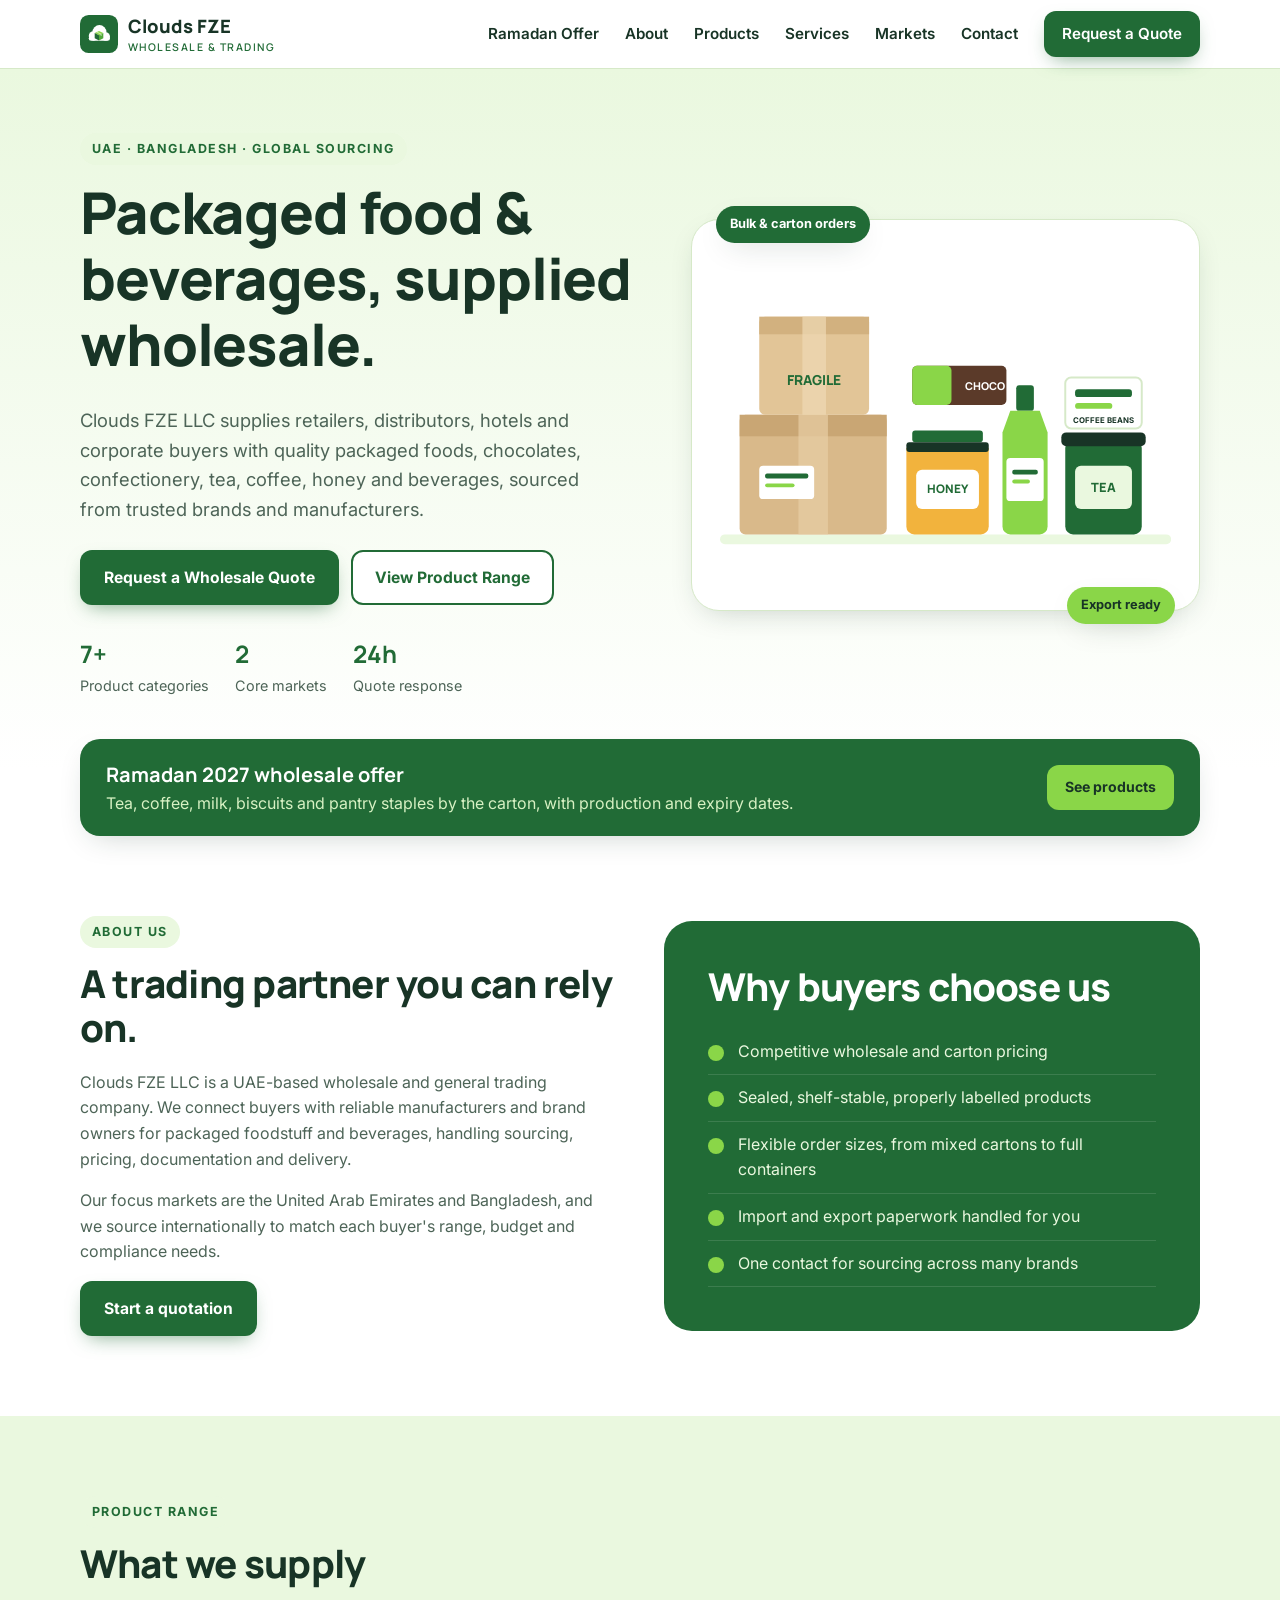
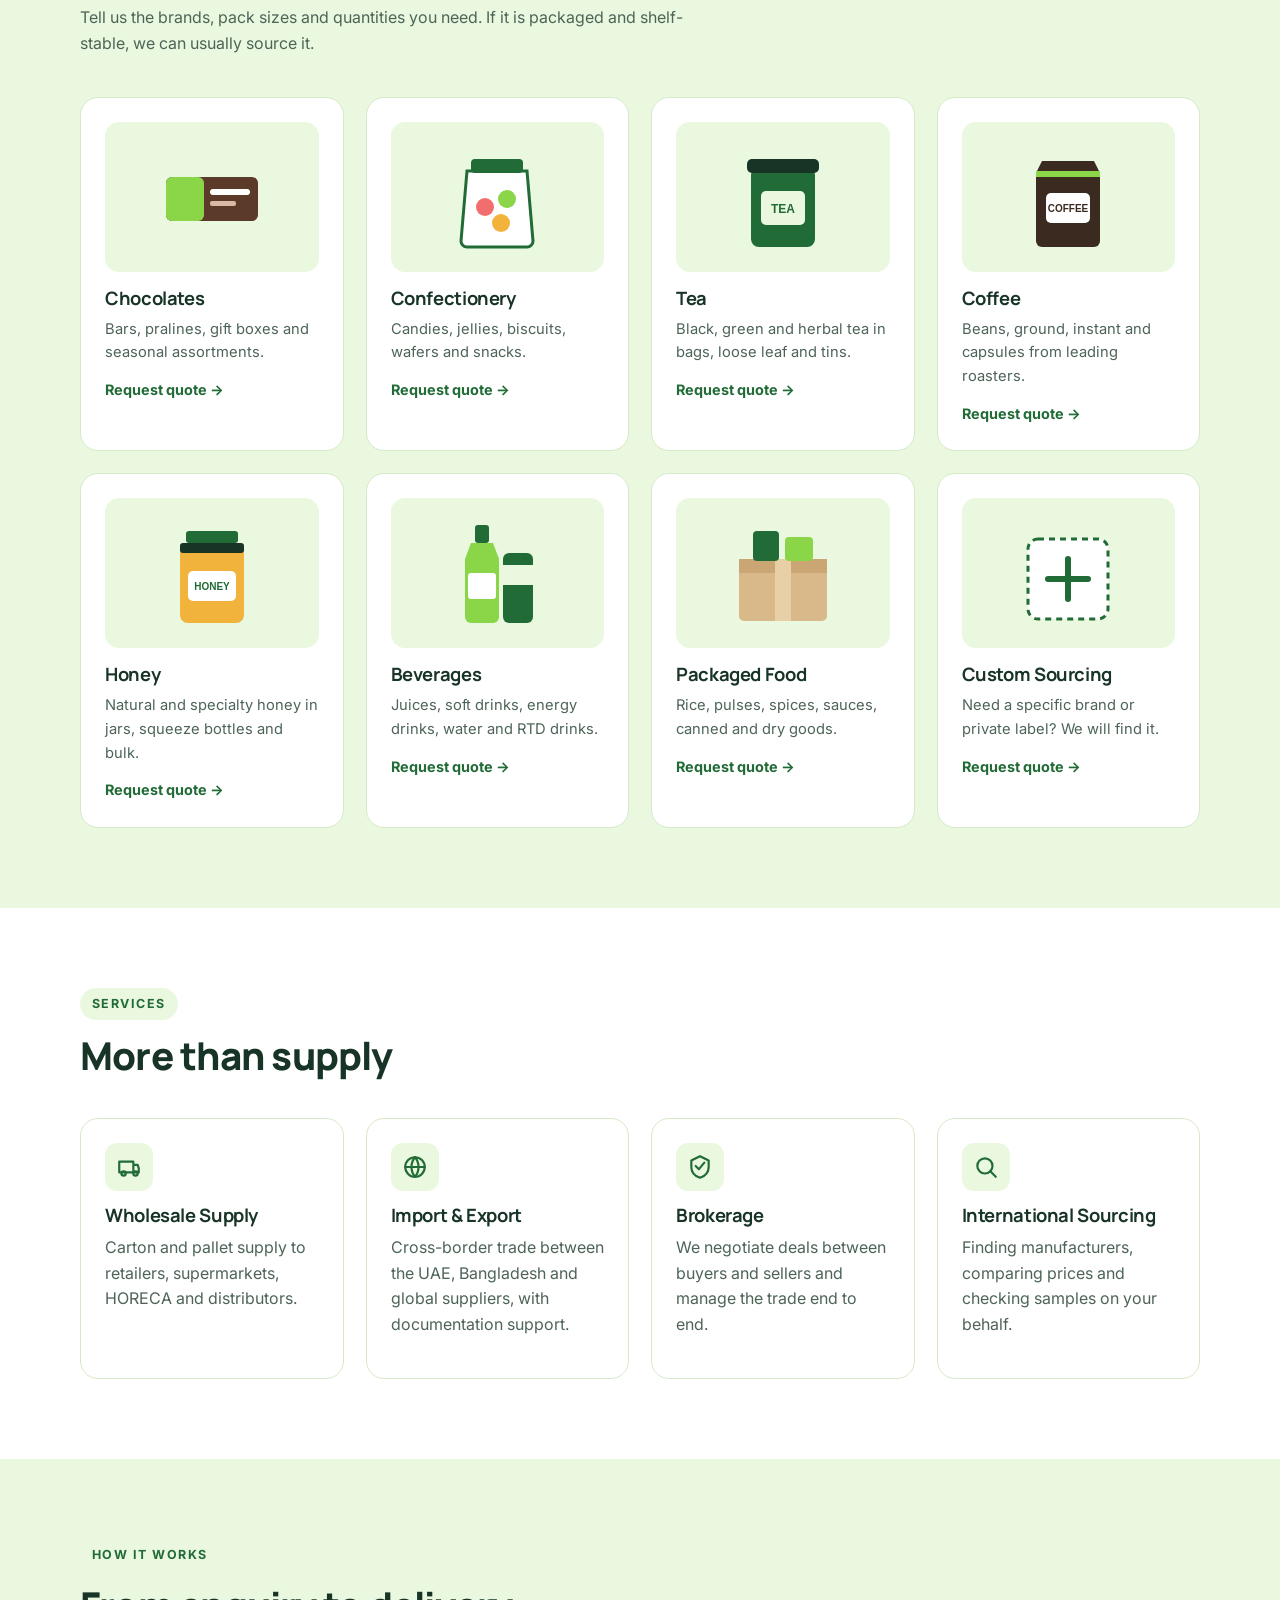
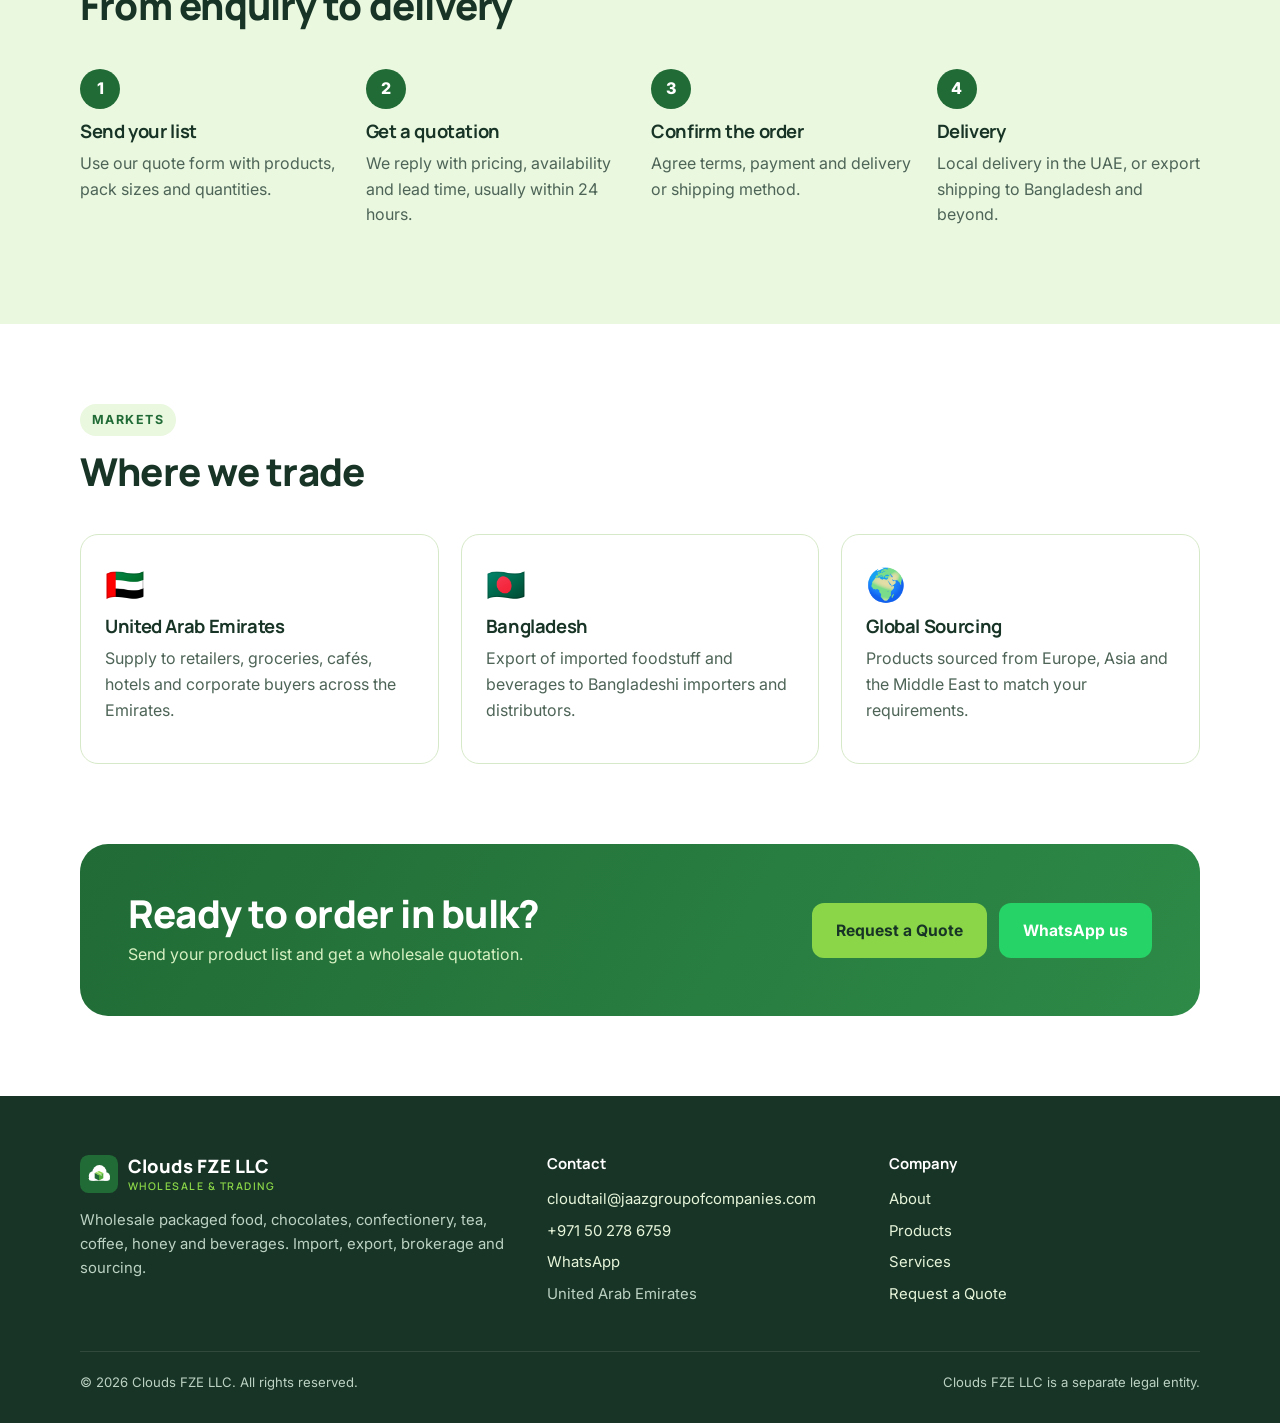
<file: index.html>
<!doctype html>
<html lang="en">
<head>
<meta charset="utf-8">
<meta name="viewport" content="width=device-width,initial-scale=1">
<title>Clouds FZE LLC | Wholesale Packaged Food, Tea, Coffee &amp; Confectionery</title>
<meta name="description" content="Clouds FZE LLC is a UAE wholesale and trading company supplying packaged food, chocolates, confectionery, tea, coffee, honey and beverages across the UAE and Bangladesh. Import, export, brokerage and sourcing.">
<meta name="theme-color" content="#216B36">
<link rel="manifest" href="manifest.webmanifest">
<link rel="icon" href="icons/favicon-32.png" sizes="32x32">
<link rel="apple-touch-icon" href="icons/apple-touch-icon.png">
<link rel="preconnect" href="https://fonts.googleapis.com"><link rel="preconnect" href="https://fonts.gstatic.com" crossorigin>
<link href="https://fonts.googleapis.com/css2?family=Inter:wght@400;500;600;700&family=Manrope:wght@700;800&display=swap" rel="stylesheet">
<link rel="stylesheet" href="styles.css">
<script src="config.js"></script>
</head>
<body>
<header class="site-header">
  <div class="wrap nav">
    <a class="brand" href="index.html"><img src="icons/mark.svg" alt=""><span>Clouds FZE<small>Wholesale &amp; Trading</small></span></a>
    <button class="menu-btn" aria-label="Menu" aria-expanded="false"><span></span><span></span><span></span></button>
    <nav class="nav-links">
      <a href="products.html">Ramadan Offer</a>
      <a href="#about">About</a>
      <a href="#products">Products</a>
      <a href="#services">Services</a>
      <a href="#markets">Markets</a>
      <a href="#contact">Contact</a>
      <a class="btn btn-primary btn-sm" href="quote.html">Request a Quote</a>
    </nav>
  </div>
</header>

<main>
<section class="hero">
  <div class="wrap hero-grid">
    <div>
      <span class="eyebrow">UAE · Bangladesh · Global Sourcing</span>
      <h1>Packaged food &amp; beverages, supplied wholesale.</h1>
      <p class="lead">Clouds FZE LLC supplies retailers, distributors, hotels and corporate buyers with quality packaged foods, chocolates, confectionery, tea, coffee, honey and beverages, sourced from trusted brands and manufacturers.</p>
      <div class="hero-ctas">
        <a class="btn btn-primary" href="quote.html">Request a Wholesale Quote</a>
        <a class="btn btn-outline" href="#products">View Product Range</a>
      </div>
      <div class="trust">
        <div><strong>7+</strong>Product categories</div>
        <div><strong>2</strong>Core markets</div>
        <div><strong>24h</strong>Quote response</div>
      </div>
    </div>
    <div class="hero-art">
      <span class="tag t1">Bulk &amp; carton orders</span>
      <svg viewBox="0 0 460 340" role="img" aria-label="Packaged products: cartons, jars, bottles and tins">
        <rect x="0" y="292" width="460" height="10" rx="5" fill="#EAF8DF"/>
        <!-- carton stack -->
        <g><rect x="20" y="170" width="150" height="122" rx="6" fill="#d9b98a"/><rect x="20" y="170" width="150" height="22" fill="#c9a674"/><rect x="80" y="170" width="30" height="122" fill="#e8cfa6" opacity=".7"/><rect x="40" y="222" width="56" height="34" rx="4" fill="#fff"/><rect x="46" y="230" width="44" height="5" rx="2" fill="#216B36"/><rect x="46" y="240" width="30" height="4" rx="2" fill="#8AD648"/></g>
        <g><rect x="40" y="70" width="112" height="100" rx="6" fill="#e2c597"/><rect x="40" y="70" width="112" height="18" fill="#d2b17f"/><rect x="84" y="70" width="24" height="100" fill="#efdab5" opacity=".7"/><text x="96" y="140" font-family="Manrope,Arial" font-weight="800" font-size="14" text-anchor="middle" fill="#216B36">FRAGILE</text></g>
        <!-- honey jar -->
        <g><rect x="196" y="186" width="72" height="12" rx="3" fill="#216B36"/><path d="M190 204h84v80a8 8 0 0 1-8 8h-68a8 8 0 0 1-8-8z" fill="#f2b33d"/><rect x="190" y="198" width="84" height="10" rx="3" fill="#183426"/><rect x="200" y="226" width="64" height="40" rx="6" fill="#fff"/><text x="232" y="250" font-family="Manrope,Arial" font-weight="800" font-size="12" text-anchor="middle" fill="#216B36">HONEY</text></g>
        <!-- bottles -->
        <g><rect x="302" y="140" width="18" height="26" rx="3" fill="#216B36"/><path d="M296 166h30l8 22v96a8 8 0 0 1-8 8h-30a8 8 0 0 1-8-8v-96z" fill="#8AD648"/><rect x="292" y="214" width="38" height="44" rx="4" fill="#fff"/><rect x="298" y="226" width="26" height="5" rx="2" fill="#216B36"/><rect x="298" y="236" width="18" height="4" rx="2" fill="#8AD648"/></g>
        <!-- tea tin -->
        <g><rect x="352" y="196" width="78" height="96" rx="8" fill="#216B36"/><rect x="348" y="188" width="86" height="14" rx="5" fill="#183426"/><rect x="362" y="222" width="58" height="44" rx="6" fill="#EAF8DF"/><text x="391" y="249" font-family="Manrope,Arial" font-weight="800" font-size="13" text-anchor="middle" fill="#216B36">TEA</text></g>
        <!-- chocolate bars -->
        <g><rect x="196" y="120" width="96" height="40" rx="5" fill="#5b3a29"/><rect x="196" y="120" width="40" height="40" rx="5" fill="#8AD648"/><text x="250" y="145" font-family="Manrope,Arial" font-weight="800" font-size="11" fill="#fff">CHOCO</text></g>
        <g><rect x="352" y="132" width="78" height="52" rx="6" fill="#fff" stroke="#d6e9c8" stroke-width="2"/><rect x="362" y="144" width="58" height="8" rx="3" fill="#216B36"/><rect x="362" y="158" width="38" height="6" rx="3" fill="#8AD648"/><text x="391" y="178" font-family="Inter,Arial" font-weight="700" font-size="8" text-anchor="middle" fill="#183426">COFFEE BEANS</text></g>
      </svg>
      <span class="tag t2">Export ready</span>
    </div>
  </div>
</section>

<section style="padding:0;margin-top:-30px">
  <div class="wrap"><a href="products.html" style="display:flex;align-items:center;justify-content:space-between;gap:16px;flex-wrap:wrap;background:#216B36;color:#fff;border-radius:20px;padding:20px 26px;text-decoration:none;box-shadow:var(--shadow)">
    <span><strong style="font-family:Manrope,sans-serif;font-size:1.25rem">Ramadan 2027 wholesale offer</strong><br><span style="color:#d7f1c3">Tea, coffee, milk, biscuits and pantry staples by the carton, with production and expiry dates.</span></span>
    <span class="btn btn-lime btn-sm">See products</span></a></div>
</section>

<section id="about">
  <div class="wrap grid g2" style="align-items:center;gap:48px">
    <div>
      <span class="eyebrow">About us</span>
      <h2>A trading partner you can rely on.</h2>
      <p class="muted">Clouds FZE LLC is a UAE-based wholesale and general trading company. We connect buyers with reliable manufacturers and brand owners for packaged foodstuff and beverages, handling sourcing, pricing, documentation and delivery.</p>
      <p class="muted">Our focus markets are the United Arab Emirates and Bangladesh, and we source internationally to match each buyer's range, budget and compliance needs.</p>
      <a class="btn btn-primary" href="quote.html">Start a quotation</a>
    </div>
    <div class="about-box">
      <h2>Why buyers choose us</h2>
      <ul>
        <li>Competitive wholesale and carton pricing</li>
        <li>Sealed, shelf-stable, properly labelled products</li>
        <li>Flexible order sizes, from mixed cartons to full containers</li>
        <li>Import and export paperwork handled for you</li>
        <li>One contact for sourcing across many brands</li>
      </ul>
    </div>
  </div>
</section>

<section id="products" class="alt">
  <div class="wrap">
    <div class="section-head">
      <span class="eyebrow">Product range</span>
      <h2>What we supply</h2>
      <p class="muted">Tell us the brands, pack sizes and quantities you need. If it is packaged and shelf-stable, we can usually source it.</p>
    </div>
    <div class="grid g4">
      <article class="card cat"><div class="pic"><svg viewBox="0 0 120 120"><rect x="14" y="40" width="92" height="44" rx="6" fill="#5b3a29"/><rect x="14" y="40" width="38" height="44" rx="6" fill="#8AD648"/><rect x="58" y="52" width="40" height="6" rx="3" fill="#fff"/><rect x="58" y="64" width="26" height="5" rx="2" fill="#d7b9a4"/></svg></div><h3>Chocolates</h3><p>Bars, pralines, gift boxes and seasonal assortments.</p><a href="quote.html?cat=Chocolates">Request quote →</a></article>
      <article class="card cat"><div class="pic"><svg viewBox="0 0 120 120"><path d="M30 34h60l6 70a6 6 0 0 1-6 6H30a6 6 0 0 1-6-6z" fill="#fff" stroke="#216B36" stroke-width="3"/><rect x="34" y="22" width="52" height="14" rx="4" fill="#216B36"/><circle cx="48" cy="70" r="9" fill="#f26d6d"/><circle cx="70" cy="62" r="9" fill="#8AD648"/><circle cx="64" cy="86" r="9" fill="#f2b33d"/></svg></div><h3>Confectionery</h3><p>Candies, jellies, biscuits, wafers and snacks.</p><a href="quote.html?cat=Confectionery">Request quote →</a></article>
      <article class="card cat"><div class="pic"><svg viewBox="0 0 120 120"><rect x="28" y="30" width="64" height="80" rx="8" fill="#216B36"/><rect x="24" y="22" width="72" height="14" rx="5" fill="#183426"/><rect x="38" y="54" width="44" height="34" rx="5" fill="#EAF8DF"/><text x="60" y="76" font-family="Arial" font-weight="800" font-size="12" text-anchor="middle" fill="#216B36">TEA</text></svg></div><h3>Tea</h3><p>Black, green and herbal tea in bags, loose leaf and tins.</p><a href="quote.html?cat=Tea">Request quote →</a></article>
      <article class="card cat"><div class="pic"><svg viewBox="0 0 120 120"><path d="M34 24h52l6 12v68a6 6 0 0 1-6 6H34a6 6 0 0 1-6-6V36z" fill="#3b2a20"/><rect x="28" y="34" width="64" height="6" fill="#8AD648"/><rect x="38" y="56" width="44" height="30" rx="5" fill="#fff"/><text x="60" y="75" font-family="Arial" font-weight="800" font-size="10" text-anchor="middle" fill="#3b2a20">COFFEE</text></svg></div><h3>Coffee</h3><p>Beans, ground, instant and capsules from leading roasters.</p><a href="quote.html?cat=Coffee">Request quote →</a></article>
      <article class="card cat"><div class="pic"><svg viewBox="0 0 120 120"><rect x="34" y="18" width="52" height="12" rx="3" fill="#216B36"/><path d="M28 36h64v66a8 8 0 0 1-8 8H36a8 8 0 0 1-8-8z" fill="#f2b33d"/><rect x="28" y="30" width="64" height="10" rx="3" fill="#183426"/><rect x="36" y="58" width="48" height="30" rx="5" fill="#fff"/><text x="60" y="77" font-family="Arial" font-weight="800" font-size="10" text-anchor="middle" fill="#216B36">HONEY</text></svg></div><h3>Honey</h3><p>Natural and specialty honey in jars, squeeze bottles and bulk.</p><a href="quote.html?cat=Honey">Request quote →</a></article>
      <article class="card cat"><div class="pic"><svg viewBox="0 0 120 120"><rect x="38" y="12" width="14" height="18" rx="3" fill="#216B36"/><path d="M34 30h22l6 16v58a6 6 0 0 1-6 6H34a6 6 0 0 1-6-6V46z" fill="#8AD648"/><rect x="66" y="40" width="30" height="70" rx="6" fill="#216B36"/><rect x="66" y="52" width="30" height="20" fill="#EAF8DF"/><rect x="31" y="60" width="28" height="26" rx="3" fill="#fff"/></svg></div><h3>Beverages</h3><p>Juices, soft drinks, energy drinks, water and RTD drinks.</p><a href="quote.html?cat=Beverages">Request quote →</a></article>
      <article class="card cat"><div class="pic"><svg viewBox="0 0 120 120"><rect x="16" y="46" width="88" height="62" rx="5" fill="#d9b98a"/><rect x="16" y="46" width="88" height="14" fill="#c9a674"/><rect x="52" y="46" width="16" height="62" fill="#e8cfa6"/><rect x="30" y="18" width="26" height="30" rx="4" fill="#216B36"/><rect x="62" y="24" width="28" height="24" rx="4" fill="#8AD648"/></svg></div><h3>Packaged Food</h3><p>Rice, pulses, spices, sauces, canned and dry goods.</p><a href="quote.html?cat=Packaged%20Food">Request quote →</a></article>
      <article class="card cat"><div class="pic"><svg viewBox="0 0 120 120"><rect x="20" y="26" width="80" height="80" rx="10" fill="#fff" stroke="#216B36" stroke-width="3" stroke-dasharray="6 5"/><path d="M60 46v40M40 66h40" stroke="#216B36" stroke-width="6" stroke-linecap="round"/></svg></div><h3>Custom Sourcing</h3><p>Need a specific brand or private label? We will find it.</p><a href="quote.html?cat=Custom%20Sourcing">Request quote →</a></article>
    </div>
  </div>
</section>

<section id="services">
  <div class="wrap">
    <div class="section-head">
      <span class="eyebrow">Services</span>
      <h2>More than supply</h2>
    </div>
    <div class="grid g4">
      <div class="card"><div class="icon"><svg viewBox="0 0 24 24" fill="none" stroke="currentColor" stroke-width="2" stroke-linecap="round" stroke-linejoin="round"><path d="M3 7h13v10H3zM16 10h4l1 3v4h-5"/><circle cx="7" cy="18" r="2"/><circle cx="18" cy="18" r="2"/></svg></div><h3>Wholesale Supply</h3><p class="muted">Carton and pallet supply to retailers, supermarkets, HORECA and distributors.</p></div>
      <div class="card"><div class="icon"><svg viewBox="0 0 24 24" fill="none" stroke="currentColor" stroke-width="2" stroke-linecap="round" stroke-linejoin="round"><circle cx="12" cy="12" r="9"/><path d="M3 12h18M12 3a14 14 0 0 1 0 18M12 3a14 14 0 0 0 0 18"/></svg></div><h3>Import &amp; Export</h3><p class="muted">Cross-border trade between the UAE, Bangladesh and global suppliers, with documentation support.</p></div>
      <div class="card"><div class="icon"><svg viewBox="0 0 24 24" fill="none" stroke="currentColor" stroke-width="2" stroke-linecap="round" stroke-linejoin="round"><path d="M8 11l3 3 5-6"/><path d="M12 2l8 4v6c0 5-3.5 8.5-8 10-4.5-1.5-8-5-8-10V6z"/></svg></div><h3>Brokerage</h3><p class="muted">We negotiate deals between buyers and sellers and manage the trade end to end.</p></div>
      <div class="card"><div class="icon"><svg viewBox="0 0 24 24" fill="none" stroke="currentColor" stroke-width="2" stroke-linecap="round" stroke-linejoin="round"><circle cx="11" cy="11" r="7"/><path d="M21 21l-5-5"/></svg></div><h3>International Sourcing</h3><p class="muted">Finding manufacturers, comparing prices and checking samples on your behalf.</p></div>
    </div>
  </div>
</section>

<section class="alt">
  <div class="wrap">
    <div class="section-head"><span class="eyebrow">How it works</span><h2>From enquiry to delivery</h2></div>
    <div class="grid g4 steps">
      <div class="step"><div class="num">1</div><h3>Send your list</h3><p class="muted">Use our quote form with products, pack sizes and quantities.</p></div>
      <div class="step"><div class="num">2</div><h3>Get a quotation</h3><p class="muted">We reply with pricing, availability and lead time, usually within 24 hours.</p></div>
      <div class="step"><div class="num">3</div><h3>Confirm the order</h3><p class="muted">Agree terms, payment and delivery or shipping method.</p></div>
      <div class="step"><div class="num">4</div><h3>Delivery</h3><p class="muted">Local delivery in the UAE, or export shipping to Bangladesh and beyond.</p></div>
    </div>
  </div>
</section>

<section id="markets" class="markets">
  <div class="wrap">
    <div class="section-head"><span class="eyebrow">Markets</span><h2>Where we trade</h2></div>
    <div class="grid g3">
      <div class="card"><div class="flag">🇦🇪</div><h3>United Arab Emirates</h3><p class="muted">Supply to retailers, groceries, cafés, hotels and corporate buyers across the Emirates.</p></div>
      <div class="card"><div class="flag">🇧🇩</div><h3>Bangladesh</h3><p class="muted">Export of imported foodstuff and beverages to Bangladeshi importers and distributors.</p></div>
      <div class="card"><div class="flag">🌍</div><h3>Global Sourcing</h3><p class="muted">Products sourced from Europe, Asia and the Middle East to match your requirements.</p></div>
    </div>
  </div>
</section>

<section style="padding-top:0">
  <div class="wrap">
    <div class="cta-band">
      <div><h2>Ready to order in bulk?</h2><p>Send your product list and get a wholesale quotation.</p></div>
      <div style="display:flex;gap:12px;flex-wrap:wrap"><a class="btn btn-lime" href="quote.html">Request a Quote</a><a class="btn btn-wa js-wa" href="#" target="_blank" rel="noopener">WhatsApp us</a></div>
    </div>
  </div>
</section>
</main>

<footer id="contact">
  <div class="wrap">
    <div class="foot-grid">
      <div>
        <a class="brand" href="index.html" style="color:#fff"><img src="icons/mark.svg" alt=""><span>Clouds FZE LLC<small style="color:#8AD648">Wholesale &amp; Trading</small></span></a>
        <p style="margin-top:14px">Wholesale packaged food, chocolates, confectionery, tea, coffee, honey and beverages. Import, export, brokerage and sourcing.</p>
      </div>
      <div>
        <h4>Contact</h4>
        <ul>
          <li><a class="js-email" href="#">Email</a></li>
          <li><a class="js-phone" href="#">Phone</a></li>
          <li><a class="js-wa" href="#" target="_blank" rel="noopener">WhatsApp</a></li>
          <li class="js-address"></li>
        </ul>
      </div>
      <div>
        <h4>Company</h4>
        <ul>
          <li><a href="#about">About</a></li>
          <li><a href="#products">Products</a></li>
          <li><a href="#services">Services</a></li>
          <li><a href="quote.html">Request a Quote</a></li>
        </ul>
      </div>
    </div>
    <div class="foot-bottom"><span>© <span class="js-year"></span> Clouds FZE LLC. All rights reserved.</span><span>Clouds FZE LLC is a separate legal entity.</span></div>
  </div>
</footer>

<div class="install" id="install"><img src="icons/icon-192.png" alt=""><div><strong>Install Clouds FZE</strong>Add to your home screen for quick quotes.</div><button class="btn btn-primary btn-sm" id="installBtn">Install</button><button class="x" id="installX" aria-label="Close">×</button></div>
<script src="app.js"></script>
</body>
</html>
</file>
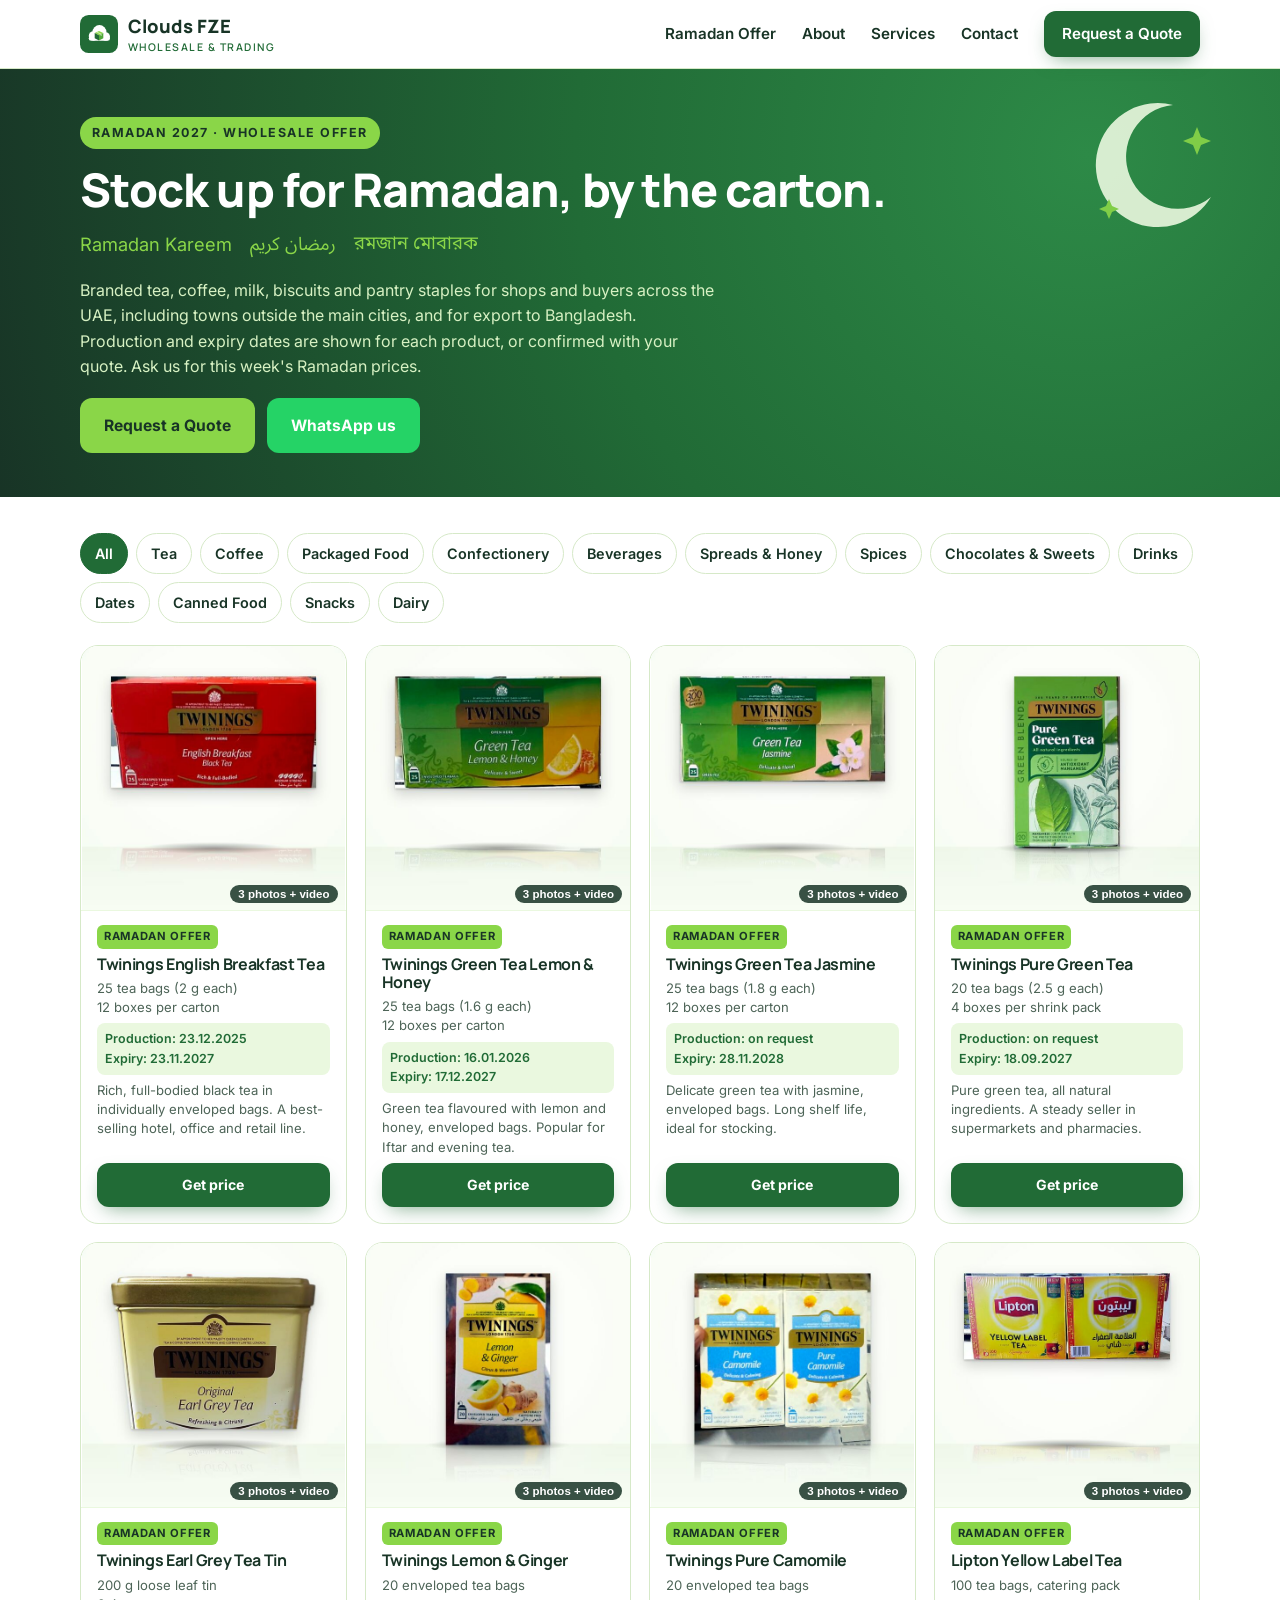
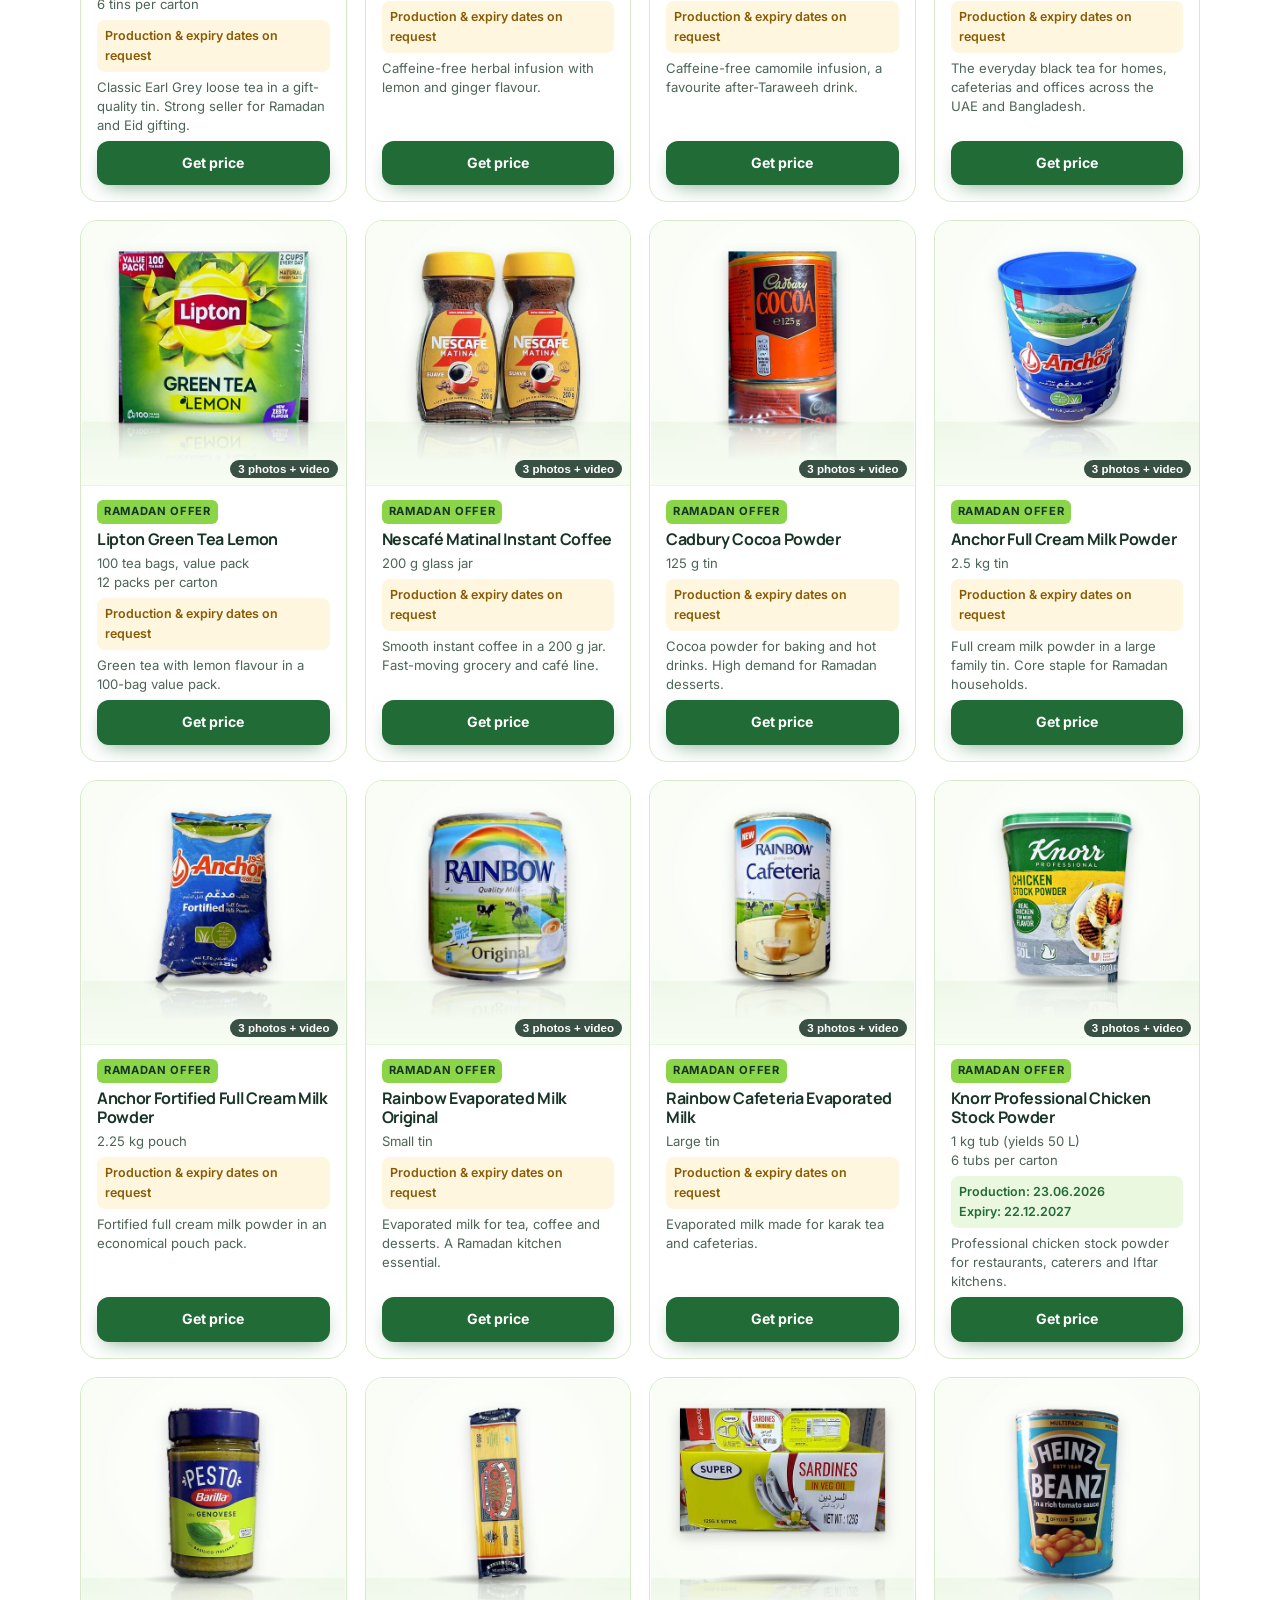
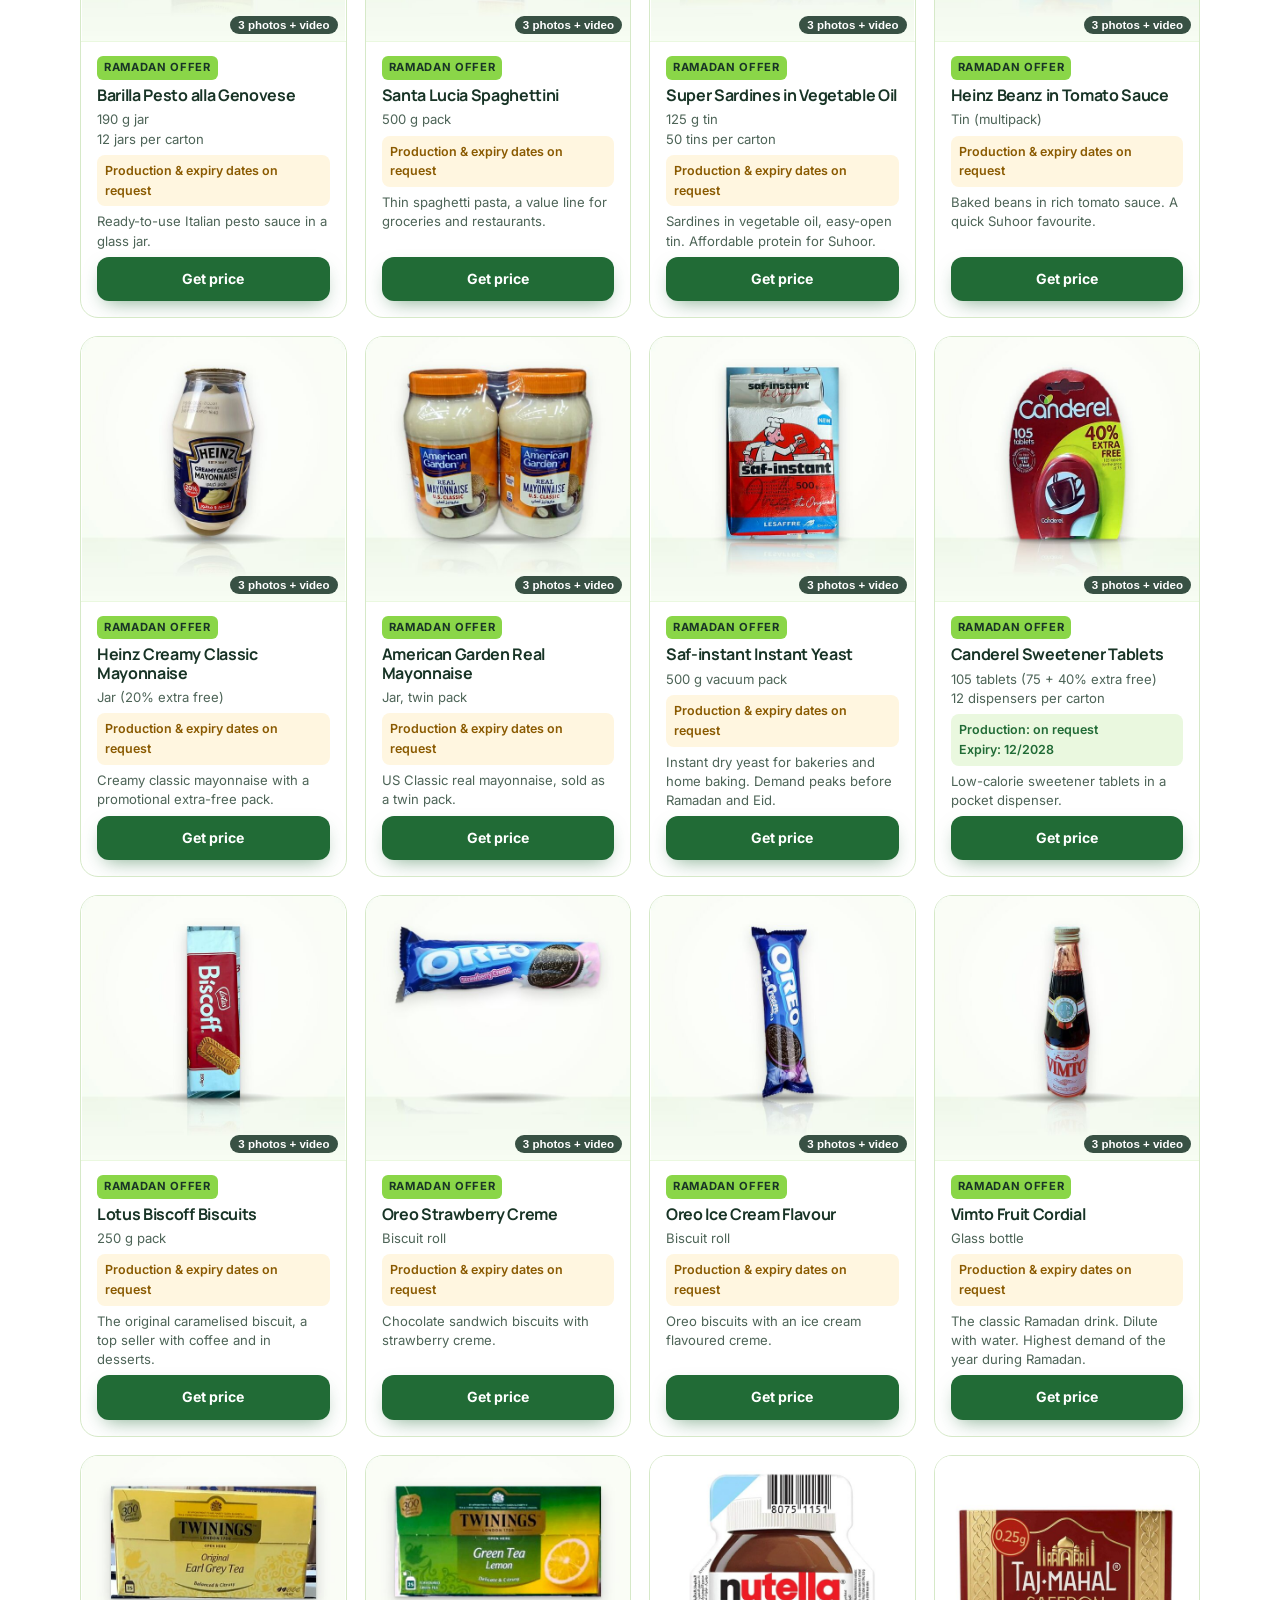
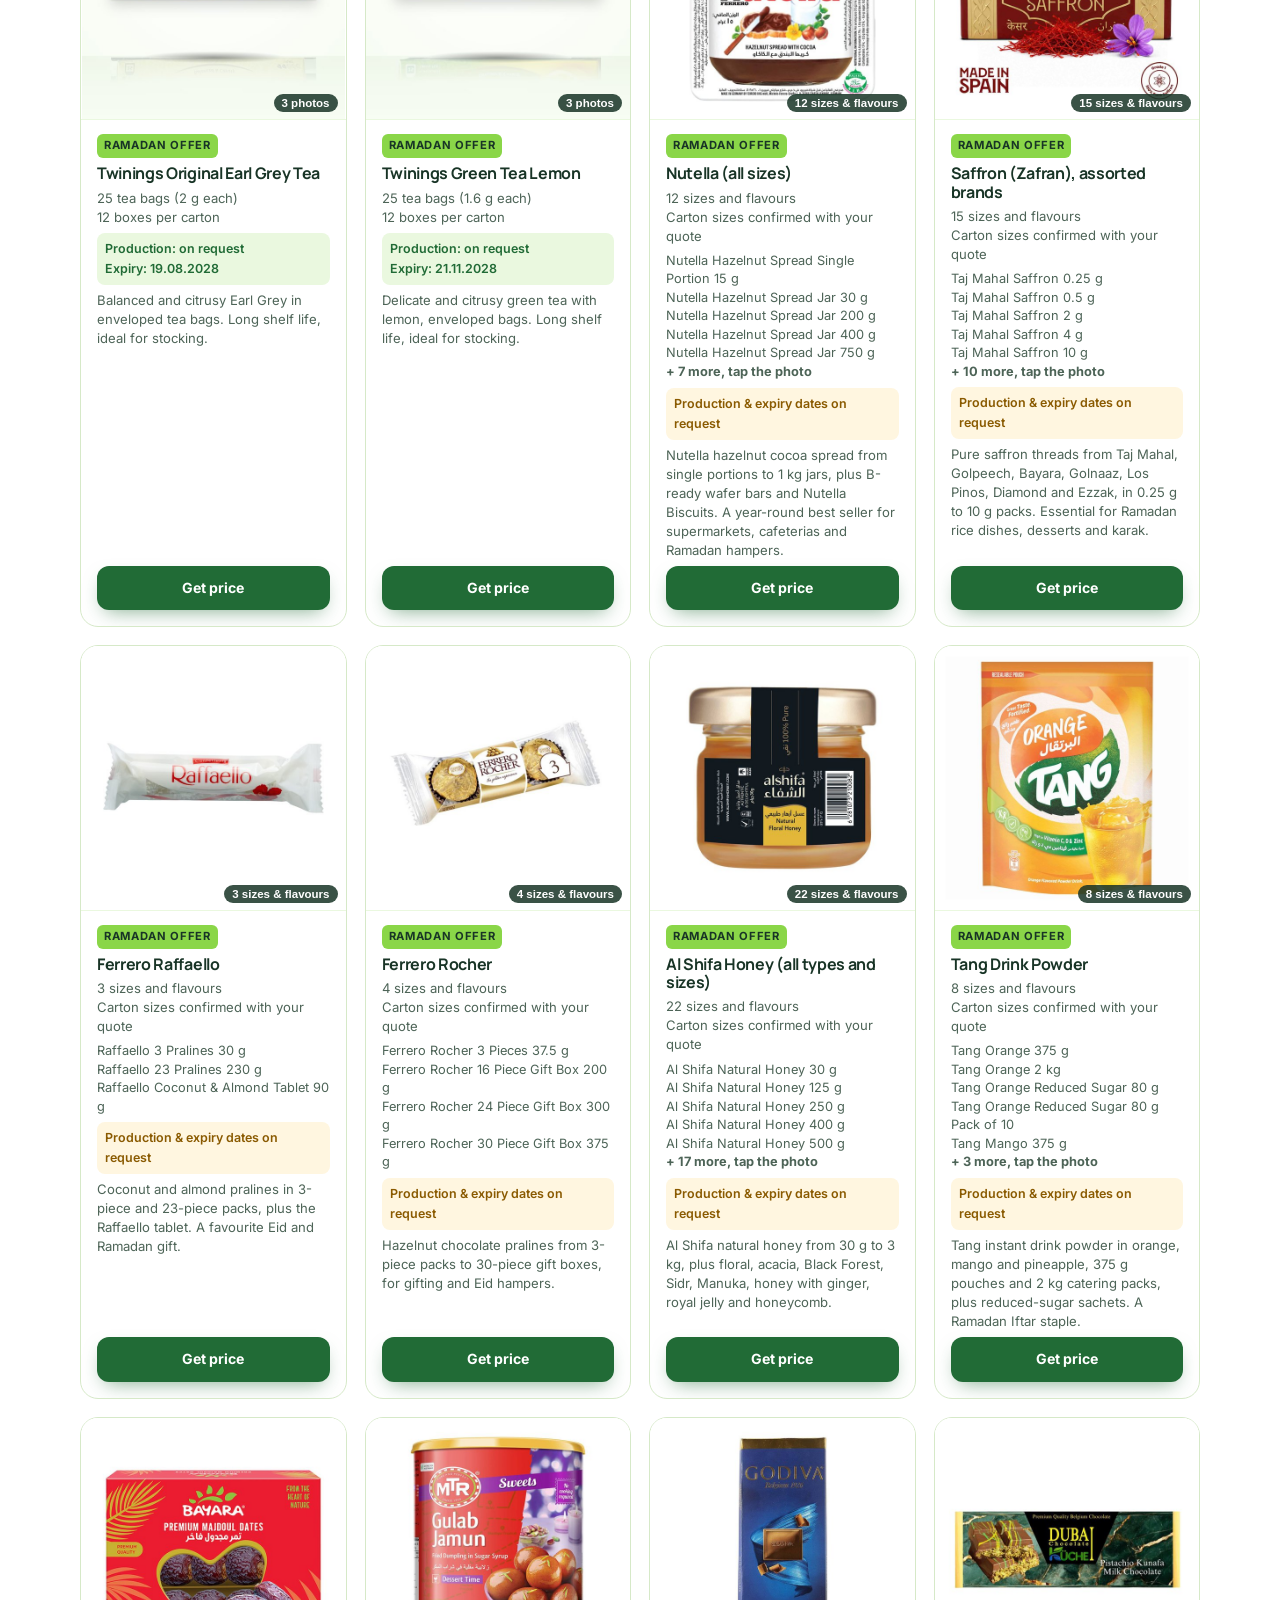
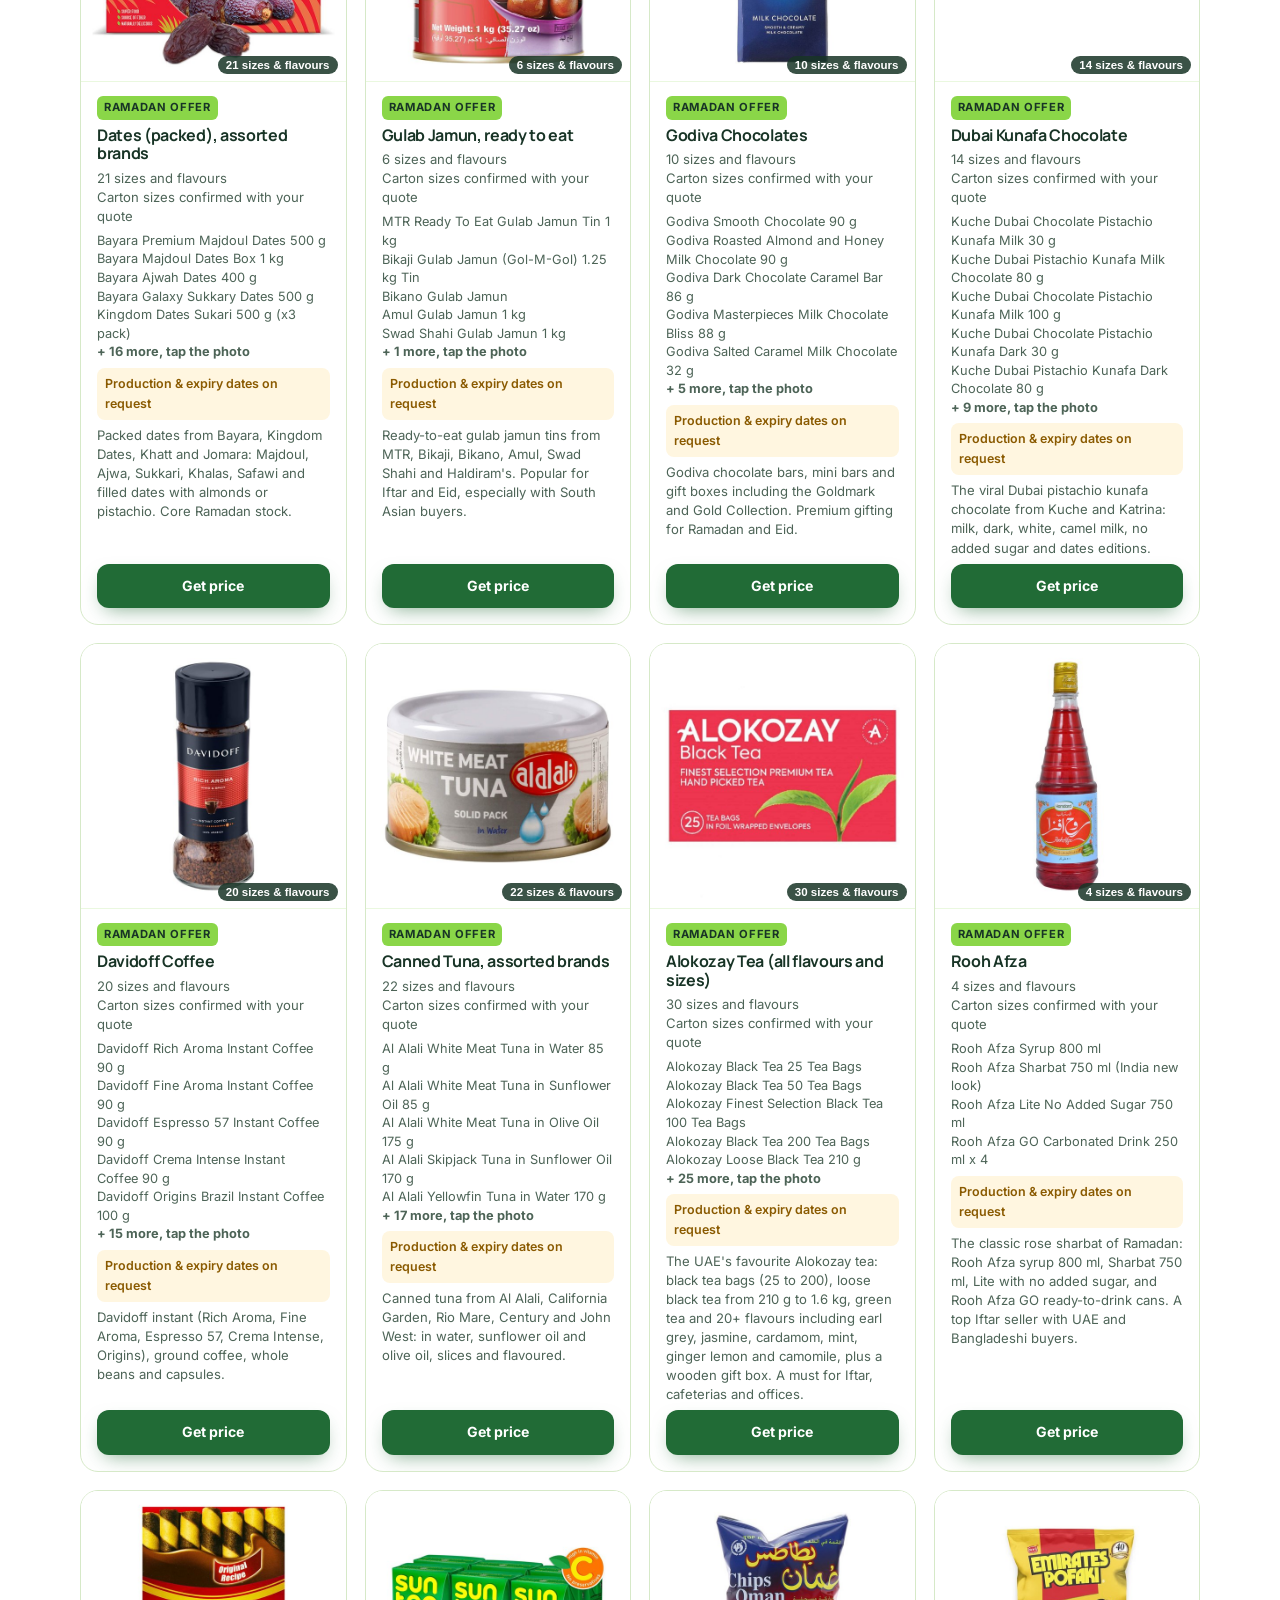
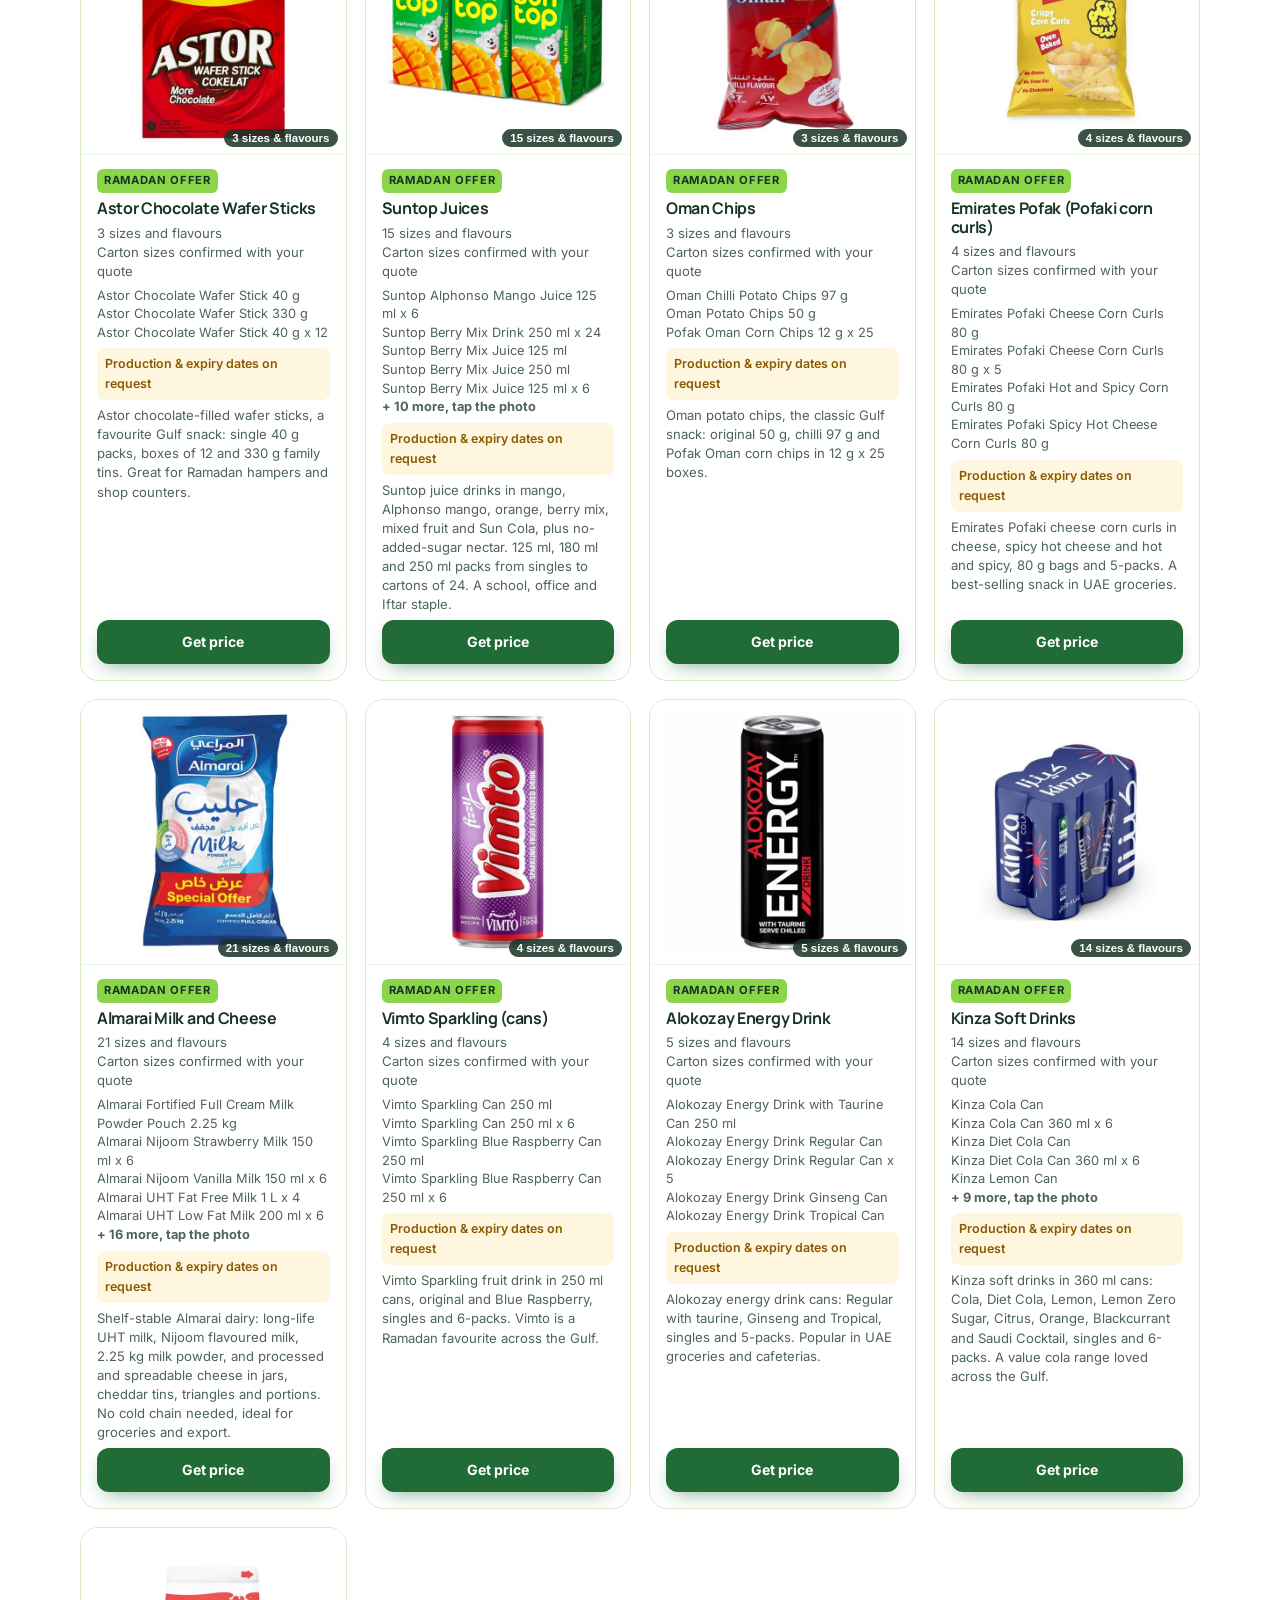
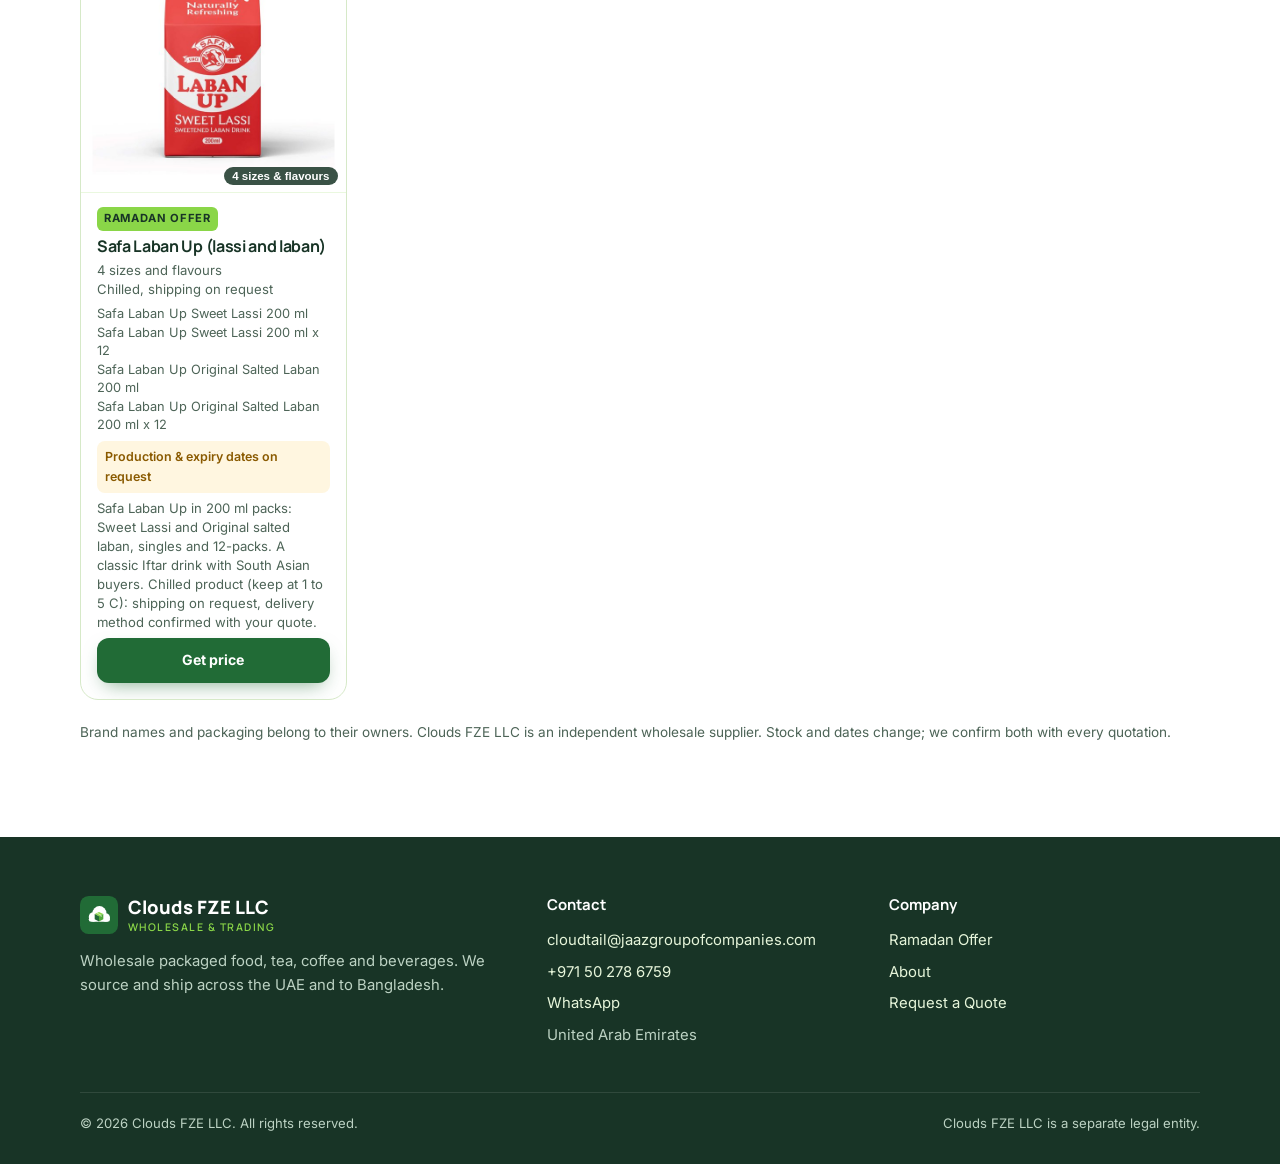
<file: products.html>
<!doctype html>
<html lang="en">
<head>
<meta charset="utf-8">
<meta name="viewport" content="width=device-width,initial-scale=1">
<title>Ramadan Wholesale Offer | Clouds FZE LLC</title>
<meta name="description" content="Ramadan wholesale offer from Clouds FZE LLC: tea, coffee, milk powder, evaporated milk, biscuits, sauces and pantry staples by the carton. Delivery across the UAE and export to Bangladesh. Request a quote.">
<meta name="theme-color" content="#216B36">
<link rel="manifest" href="manifest.webmanifest">
<link rel="icon" href="icons/favicon-32.png" sizes="32x32">
<link rel="apple-touch-icon" href="icons/apple-touch-icon.png">
<link rel="preconnect" href="https://fonts.googleapis.com"><link rel="preconnect" href="https://fonts.gstatic.com" crossorigin>
<link href="https://fonts.googleapis.com/css2?family=Inter:wght@400;500;600;700&family=Manrope:wght@700;800&family=Noto+Sans+Arabic:wght@600&family=Noto+Sans+Bengali:wght@600&display=swap" rel="stylesheet">
<link rel="stylesheet" href="styles.css">
<script src="config.js"></script>
<style>
.ramadan{background:radial-gradient(circle at 85% 20%,#2d8a47 0,#216B36 45%,#183426 100%);color:#fff;padding:48px 0 44px;position:relative;overflow:hidden}
.ramadan h1{color:#fff;font-size:clamp(1.9rem,4.5vw,2.9rem);margin-bottom:.3em}
.ramadan p{color:#d7f1c3;max-width:640px}
.ramadan .langs{display:flex;gap:18px;flex-wrap:wrap;margin:6px 0 18px;font-size:1.15rem;color:#8AD648}
.ramadan .ar{font-family:"Noto Sans Arabic",sans-serif}.ramadan .bn{font-family:"Noto Sans Bengali",sans-serif}
.ramadan svg.moon{position:absolute;right:4%;top:18px;width:160px;opacity:.9}
.chips-row{display:flex;flex-wrap:wrap;gap:8px;margin:0 0 22px}
.chips-row button{font:inherit;font-weight:600;font-size:.9rem;padding:8px 14px;border-radius:99px;border:1.5px solid var(--line);background:#fff;cursor:pointer;color:var(--text)}
.chips-row button.on{background:var(--forest);border-color:var(--forest);color:#fff}
.pgrid{display:grid;grid-template-columns:repeat(4,1fr);gap:18px}
.pcard{background:#fff;border:1px solid var(--line);border-radius:18px;overflow:hidden;display:flex;flex-direction:column}
.pcard img{width:100%;aspect-ratio:1;object-fit:contain;background:#fff;border-bottom:1px solid var(--light)}
.pcard .b{padding:14px 16px 16px;display:flex;flex-direction:column;gap:6px;flex:1}
.pcard h3{font-size:1rem;margin:0}
.pcard .meta{font-size:.82rem;color:var(--muted);line-height:1.45}
.pcard .dates{font-size:.78rem;background:var(--light);color:var(--forest);border-radius:8px;padding:6px 8px;font-weight:600}
.pcard .dates.tbc{background:#fff6e0;color:#8a5a00}
.pcard .btn{margin-top:auto}
.tag-r{display:inline-block;font-size:.7rem;font-weight:700;letter-spacing:.06em;text-transform:uppercase;color:#183426;background:#8AD648;border-radius:6px;padding:3px 7px;align-self:flex-start}
.pcard .ph{position:relative;cursor:zoom-in;display:block;border:0;padding:0;background:#fff;width:100%}
.pcard .ph .cnt{position:absolute;right:8px;bottom:8px;background:rgba(24,52,38,.85);color:#fff;font-size:.72rem;font-weight:700;border-radius:99px;padding:3px 8px}
.gal{position:fixed;inset:0;background:rgba(10,24,16,.92);z-index:100;display:none;align-items:center;justify-content:center;padding:16px}
.gal.on{display:flex}
.gal .box{background:#fff;border-radius:18px;max-width:560px;width:100%;padding:14px;position:relative}
.gal .main{width:100%;aspect-ratio:4/5;background:#fff;border-radius:12px;overflow:hidden;display:flex;align-items:center;justify-content:center}
.gal .main img,.gal .main video{width:100%;height:100%;object-fit:contain}
.gal .th{display:grid;grid-template-columns:repeat(4,1fr);gap:8px;margin-top:10px}
.gal .th button{border:2px solid var(--line);border-radius:10px;padding:0;overflow:hidden;background:#fff;cursor:pointer;aspect-ratio:1;position:relative}
.gal .th button.on{border-color:var(--forest)}
.gal .th img{width:100%;height:100%;object-fit:cover}
.gal .th .play{position:absolute;inset:0;display:flex;align-items:center;justify-content:center;color:#fff;font-size:1.4rem;background:rgba(0,0,0,.25)}
.gal h3{margin:10px 2px 0;font-size:1rem}
.gal .galc{margin:2px 2px 0;font-size:.85rem;color:#4d6457;min-height:1.2em}
.gal .th{max-height:30vh;overflow-y:auto}
.pcard .vlist{font-size:.8rem}
.gal .x{position:absolute;top:-14px;right:-6px;width:38px;height:38px;border-radius:50%;border:0;background:#8AD648;color:#183426;font-size:1.4rem;cursor:pointer}
@media (max-width:960px){.pgrid{grid-template-columns:repeat(3,1fr)}}
@media (max-width:720px){.pgrid{grid-template-columns:1fr 1fr;gap:12px}.pcard .b{padding:10px 12px 12px}.ramadan svg.moon{width:90px;opacity:.35}}
</style>
</head>
<body>
<header class="site-header">
  <div class="wrap nav">
    <a class="brand" href="index.html"><img src="icons/mark.svg" alt=""><span>Clouds FZE<small>Wholesale &amp; Trading</small></span></a>
    <button class="menu-btn" aria-label="Menu" aria-expanded="false"><span></span><span></span><span></span></button>
    <nav class="nav-links">
      <a href="products.html">Ramadan Offer</a>
      <a href="index.html#about">About</a>
      <a href="index.html#services">Services</a>
      <a href="index.html#contact">Contact</a>
      <a class="btn btn-primary btn-sm" href="quote.html">Request a Quote</a>
    </nav>
  </div>
</header>

<main>
<div class="ramadan"><div class="wrap">
  <svg class="moon" viewBox="0 0 160 160" aria-hidden="true"><path d="M104 18a62 62 0 1 0 38 92A52 52 0 1 1 104 18z" fill="#EAF8DF"/><path d="M128 40l4 10 10 4-10 4-4 10-4-10-10-4 10-4z" fill="#8AD648"/><path d="M40 112l3 7 7 3-7 3-3 7-3-7-7-3 7-3z" fill="#8AD648"/></svg>
  <span class="eyebrow" style="background:#8AD648;color:#183426">Ramadan 2027 · Wholesale offer</span>
  <h1>Stock up for Ramadan, by the carton.</h1>
  <div class="langs"><span>Ramadan Kareem</span><span class="ar" lang="ar">رمضان كريم</span><span class="bn" lang="bn">রমজান মোবারক</span></div>
  <p>Branded tea, coffee, milk, biscuits and pantry staples for shops and buyers across the UAE, including towns outside the main cities, and for export to Bangladesh. Production and expiry dates are shown for each product, or confirmed with your quote. Ask us for this week's Ramadan prices.</p>
  <div style="display:flex;gap:12px;flex-wrap:wrap;margin-top:18px"><a class="btn btn-lime" href="quote.html">Request a Quote</a><a class="btn btn-wa js-wa" href="#" target="_blank" rel="noopener">WhatsApp us</a></div>
</div></div>

<section style="padding-top:36px">
  <div class="wrap">
    <div class="chips-row" id="filters"></div>
    <div class="pgrid" id="grid"></div>
    <p class="note" style="margin-top:22px">Brand names and packaging belong to their owners. Clouds FZE LLC is an independent wholesale supplier. Stock and dates change; we confirm both with every quotation.</p>
  </div>
</section>
</main>

<footer id="contact">
  <div class="wrap">
    <div class="foot-grid">
      <div><a class="brand" href="index.html" style="color:#fff"><img src="icons/mark.svg" alt=""><span>Clouds FZE LLC<small style="color:#8AD648">Wholesale &amp; Trading</small></span></a>
        <p style="margin-top:14px">Wholesale packaged food, tea, coffee and beverages. We source and ship across the UAE and to Bangladesh.</p></div>
      <div><h4>Contact</h4><ul><li><a class="js-email" href="#">Email</a></li><li><a class="js-phone" href="#">Phone</a></li><li><a class="js-wa" href="#" target="_blank" rel="noopener">WhatsApp</a></li><li class="js-address"></li></ul></div>
      <div><h4>Company</h4><ul><li><a href="products.html">Ramadan Offer</a></li><li><a href="index.html#about">About</a></li><li><a href="quote.html">Request a Quote</a></li></ul></div>
    </div>
    <div class="foot-bottom"><span>© <span class="js-year"></span> Clouds FZE LLC. All rights reserved.</span><span>Clouds FZE LLC is a separate legal entity.</span></div>
  </div>
</footer>
<div class="install" id="install"><img src="icons/icon-192.png" alt=""><div><strong>Install Clouds FZE</strong>Add to your home screen for quick quotes.</div><button class="btn btn-primary btn-sm" id="installBtn">Install</button><button class="x" id="installX" aria-label="Close">×</button></div>
<div class="gal" id="gal" role="dialog" aria-modal="true"><div class="box"><button class="x" id="galX" aria-label="Close">×</button><div class="main" id="galMain"></div><div class="th" id="galTh"></div><h3 id="galT"></h3><p id="galC" class="galc"></p></div></div>
<script src="products.js"></script>
<script>
(function(){
  var P=window.CLOUDS_PRODUCTS, grid=document.getElementById('grid'), fl=document.getElementById('filters');
  var cats=['All'].concat(P.map(function(p){return p.cat}).filter(function(c,i,a){return a.indexOf(c)===i}));
  function esc(s){return String(s).replace(/[&<>"]/g,function(c){return {'&':'&amp;','<':'&lt;','>':'&gt;','"':'&quot;'}[c]})}
  function render(cat){
    grid.innerHTML=P.filter(function(p){return cat==='All'||p.cat===cat}).map(function(p){
      var known=p.prod||p.exp;
      var d=known?('Production: '+(p.prod||'on request')+'<br>Expiry: '+(p.exp||'on request')):'Production &amp; expiry dates on request';
      return '<article class="pcard"><button type="button" class="ph" data-slug="'+p.slug+'" aria-label="View photos and video of '+esc(p.name)+'"><img loading="lazy" src="'+(p.thumb||'img/products/'+p.slug+'.jpg')+'" alt="'+esc(p.name)+', '+esc(p.pack)+'"><span class="cnt">'+(p.variants?p.variants.length+' sizes &amp; flavours':(p.noVideo?'3 photos':'3 photos + video'))+'</span></button>'+
        '<div class="b"><span class="tag-r">Ramadan offer</span><h3>'+esc(p.name)+'</h3>'+
        '<div class="meta">'+esc(p.pack)+(p.caseQty?'<br>'+esc(p.caseQty):'')+'</div>'+
        (p.variants?'<div class="meta vlist">'+p.variants.slice(0,5).map(function(v){return esc(v.n)}).join('<br>')+(p.variants.length>5?'<br><b>+ '+(p.variants.length-5)+' more, tap the photo</b>':'')+'</div>':'')+
        '<div class="dates'+(known?'':' tbc')+'">'+d+'</div>'+
        '<div class="meta">'+esc(p.desc)+'</div>'+
        '<a class="btn btn-primary btn-sm" href="quote.html?product='+p.slug+'">Get price</a></div></article>';
    }).join('');
    [].forEach.call(fl.children,function(b){b.classList.toggle('on',b.textContent===cat)});
  }
  fl.innerHTML=cats.map(function(c){return '<button type="button">'+c+'</button>'}).join('');
  [].forEach.call(fl.children,function(b){b.addEventListener('click',function(){render(b.textContent)})});
  var gal=document.getElementById('gal'),gm=document.getElementById('galMain'),gt=document.getElementById('galTh');
  function media(slug){var p=P.filter(function(x){return x.slug===slug})[0];
    if(p.variants) return p.variants.map(function(v){return {t:'img',src:v.i,cap:v.n}});
    var M=p.imgs?p.imgs.map(function(s){return {t:'img',src:s}}):[{t:'img',src:'img/hd/'+slug+'.jpg'},{t:'img',src:'img/scene/'+slug+'.jpg'},{t:'img',src:'img/post/'+slug+'.jpg'}];
    if(!p.noVideo) M.push({t:'vid',src:'video/'+slug+'.mp4',poster:'img/post/'+slug+'.jpg'});
    return M;
    return [{t:'img',src:'img/hd/'+slug+'.jpg'},{t:'img',src:'img/scene/'+slug+'.jpg'},{t:'img',src:'img/post/'+slug+'.jpg'},{t:'vid',src:'video/'+slug+'.mp4',poster:'img/post/'+slug+'.jpg'}]}
  function show(m){document.getElementById('galC').textContent=m.cap||'';gm.innerHTML=m.t==='vid'?'<video src="'+m.src+'" poster="'+m.poster+'" autoplay muted loop playsinline controls></video>':'<img src="'+m.src+'" alt="">'}
  function openGal(slug){var p=P.filter(function(x){return x.slug===slug})[0],M=media(slug);
    document.getElementById('galT').textContent=p.name;
    gt.innerHTML=M.map(function(m,i){return '<button type="button" data-i="'+i+'"'+(i?'':' class="on"')+'><img src="'+(m.t==='vid'?m.poster:m.src)+'" alt="">'+(m.t==='vid'?'<span class="play">▶</span>':'')+'</button>'}).join('');
    [].forEach.call(gt.children,function(b){b.addEventListener('click',function(){[].forEach.call(gt.children,function(c){c.classList.remove('on')});b.classList.add('on');show(M[+b.dataset.i])})});
    show(M[0]);gal.classList.add('on')}
  function closeGal(){gal.classList.remove('on');gm.innerHTML=''}
  document.getElementById('galX').addEventListener('click',closeGal);
  gal.addEventListener('click',function(e){if(e.target===gal)closeGal()});
  document.addEventListener('keydown',function(e){if(e.key==='Escape')closeGal()});
  grid.addEventListener('click',function(e){var b=e.target.closest('.ph');if(b)openGal(b.dataset.slug)});
  render('All');
})();
</script>
<script src="app.js"></script>
</body>
</html>
</file>
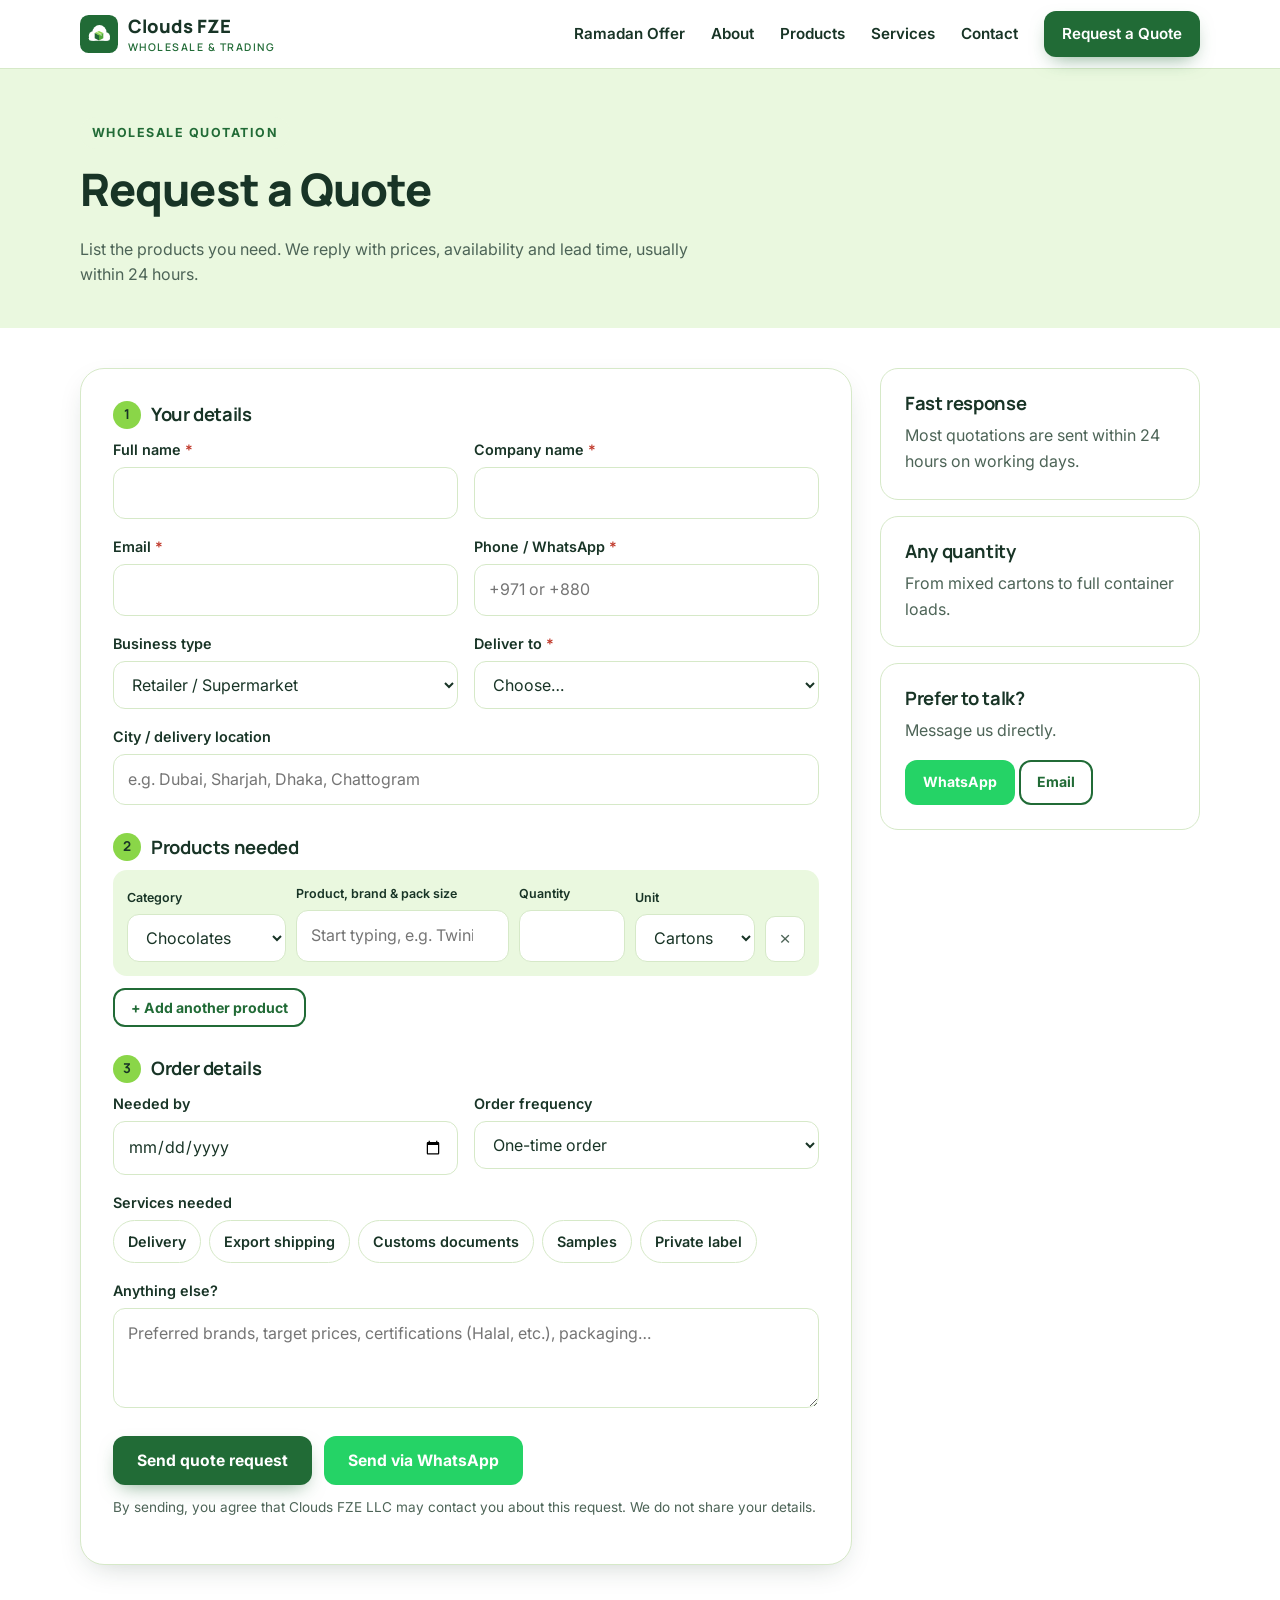
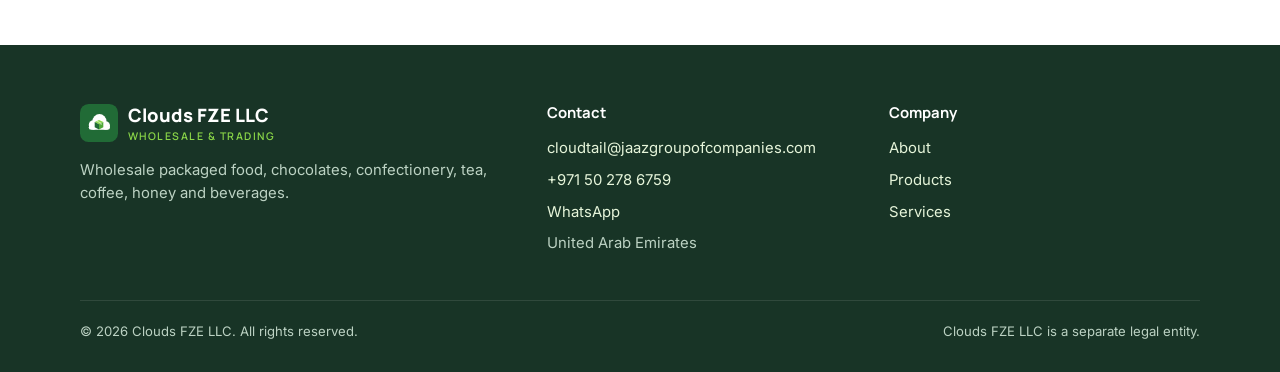
<file: quote.html>
<!doctype html>
<html lang="en">
<head>
<meta charset="utf-8">
<meta name="viewport" content="width=device-width,initial-scale=1">
<title>Request a Wholesale Quote | Clouds FZE LLC</title>
<meta name="description" content="Request a wholesale quotation from Clouds FZE LLC for packaged food, chocolates, confectionery, tea, coffee, honey and beverages. UAE and Bangladesh.">
<meta name="theme-color" content="#216B36">
<link rel="manifest" href="manifest.webmanifest">
<link rel="icon" href="icons/favicon-32.png" sizes="32x32">
<link rel="apple-touch-icon" href="icons/apple-touch-icon.png">
<link rel="preconnect" href="https://fonts.googleapis.com"><link rel="preconnect" href="https://fonts.gstatic.com" crossorigin>
<link href="https://fonts.googleapis.com/css2?family=Inter:wght@400;500;600;700&family=Manrope:wght@700;800&display=swap" rel="stylesheet">
<link rel="stylesheet" href="styles.css">
<script src="config.js"></script>
</head>
<body>
<header class="site-header">
  <div class="wrap nav">
    <a class="brand" href="index.html"><img src="icons/mark.svg" alt=""><span>Clouds FZE<small>Wholesale &amp; Trading</small></span></a>
    <button class="menu-btn" aria-label="Menu" aria-expanded="false"><span></span><span></span><span></span></button>
    <nav class="nav-links">
      <a href="products.html">Ramadan Offer</a>
      <a href="index.html#about">About</a>
      <a href="index.html#products">Products</a>
      <a href="index.html#services">Services</a>
      <a href="index.html#contact">Contact</a>
      <a class="btn btn-primary btn-sm" href="quote.html">Request a Quote</a>
    </nav>
  </div>
</header>

<main>
<div class="page-hero"><div class="wrap">
  <span class="eyebrow">Wholesale quotation</span>
  <h1 style="font-size:clamp(1.9rem,4.5vw,2.8rem)">Request a Quote</h1>
  <p class="muted" style="max-width:620px;margin:0">List the products you need. We reply with prices, availability and lead time, usually within 24 hours.</p>
</div></div>

<section style="padding-top:40px">
<div class="wrap quote-grid">
<form class="form-card" id="rfq" novalidate>
  <input type="checkbox" name="botcheck" class="hp" tabindex="-1" autocomplete="off">

  <div class="form-section">
    <h3><span class="n">1</span>Your details</h3>
    <div class="fields">
      <div class="field"><label for="name">Full name <span class="req">*</span></label><input id="name" name="name" required autocomplete="name"></div>
      <div class="field"><label for="company">Company name <span class="req">*</span></label><input id="company" name="company" required autocomplete="organization"></div>
      <div class="field"><label for="email">Email <span class="req">*</span></label><input id="email" name="email" type="email" required autocomplete="email"></div>
      <div class="field"><label for="phone">Phone / WhatsApp <span class="req">*</span></label><input id="phone" name="phone" type="tel" required autocomplete="tel" placeholder="+971 or +880"></div>
      <div class="field"><label for="buyer">Business type</label>
        <select id="buyer" name="business_type"><option>Retailer / Supermarket</option><option>Distributor / Wholesaler</option><option>Importer</option><option>Hotel / Restaurant / Café</option><option>Corporate / Gifting</option><option>Other</option></select></div>
      <div class="field"><label for="country">Deliver to <span class="req">*</span></label>
        <select id="country" name="delivery_country" required><option value="">Choose…</option><option>United Arab Emirates</option><option>Bangladesh</option><option>Other country</option></select></div>
      <div class="field full"><label for="city">City / delivery location</label><input id="city" name="city" placeholder="e.g. Dubai, Sharjah, Dhaka, Chattogram"></div>
    </div>
  </div>

  <div class="form-section">
    <h3><span class="n">2</span>Products needed</h3>
    <div class="items" id="items"></div>
    <button type="button" class="btn btn-outline btn-sm" id="addItem" style="margin-top:12px">+ Add another product</button>
  </div>

  <div class="form-section">
    <h3><span class="n">3</span>Order details</h3>
    <div class="fields">
      <div class="field"><label for="when">Needed by</label><input id="when" name="needed_by" type="date"></div>
      <div class="field"><label for="freq">Order frequency</label>
        <select id="freq" name="frequency"><option>One-time order</option><option>Weekly</option><option>Monthly</option><option>Quarterly</option></select></div>
      <div class="field full"><label>Services needed</label>
        <div class="chips">
          <label class="chip"><input type="checkbox" name="services" value="Delivery"><span>Delivery</span></label>
          <label class="chip"><input type="checkbox" name="services" value="Export shipping"><span>Export shipping</span></label>
          <label class="chip"><input type="checkbox" name="services" value="Customs documents"><span>Customs documents</span></label>
          <label class="chip"><input type="checkbox" name="services" value="Samples"><span>Samples</span></label>
          <label class="chip"><input type="checkbox" name="services" value="Private label"><span>Private label</span></label>
        </div></div>
      <div class="field full"><label for="notes">Anything else?</label><textarea id="notes" name="notes" placeholder="Preferred brands, target prices, certifications (Halal, etc.), packaging…"></textarea></div>
    </div>
  </div>

  <div class="form-actions">
    <button class="btn btn-primary" type="submit" id="submitBtn">Send quote request</button>
    <button class="btn btn-wa" type="button" id="waBtn">Send via WhatsApp</button>
  </div>
  <p class="note" style="margin-top:12px">By sending, you agree that Clouds FZE LLC may contact you about this request. We do not share your details.</p>
  <div class="status" id="status" role="status" aria-live="polite"></div>
</form>

<aside class="side-info">
  <div class="card"><h3>Fast response</h3><p class="muted" style="margin:0">Most quotations are sent within 24 hours on working days.</p></div>
  <div class="card"><h3>Any quantity</h3><p class="muted" style="margin:0">From mixed cartons to full container loads.</p></div>
  <div class="card"><h3>Prefer to talk?</h3><p class="muted">Message us directly.</p><a class="btn btn-wa btn-sm js-wa" href="#" target="_blank" rel="noopener">WhatsApp</a> <a class="btn btn-outline btn-sm js-email" href="#">Email</a></div>
</aside>
</div>
</section>
</main>

<footer id="contact">
  <div class="wrap">
    <div class="foot-grid">
      <div>
        <a class="brand" href="index.html" style="color:#fff"><img src="icons/mark.svg" alt=""><span>Clouds FZE LLC<small style="color:#8AD648">Wholesale &amp; Trading</small></span></a>
        <p style="margin-top:14px">Wholesale packaged food, chocolates, confectionery, tea, coffee, honey and beverages.</p>
      </div>
      <div><h4>Contact</h4><ul><li><a class="js-email" href="#">Email</a></li><li><a class="js-phone" href="#">Phone</a></li><li><a class="js-wa" href="#" target="_blank" rel="noopener">WhatsApp</a></li><li class="js-address"></li></ul></div>
      <div><h4>Company</h4><ul><li><a href="index.html#about">About</a></li><li><a href="index.html#products">Products</a></li><li><a href="index.html#services">Services</a></li></ul></div>
    </div>
    <div class="foot-bottom"><span>© <span class="js-year"></span> Clouds FZE LLC. All rights reserved.</span><span>Clouds FZE LLC is a separate legal entity.</span></div>
  </div>
</footer>

<div class="install" id="install"><img src="icons/icon-192.png" alt=""><div><strong>Install Clouds FZE</strong>Add to your home screen for quick quotes.</div><button class="btn btn-primary btn-sm" id="installBtn">Install</button><button class="x" id="installX" aria-label="Close">×</button></div>
<script src="app.js"></script>
<script src="products.js"></script>
<script src="quote.js"></script>
</body>
</html>
</file>
<file: styles.css>
:root{
  --green:#8AD648;--light:#EAF8DF;--white:#fff;--forest:#216B36;--text:#183426;
  --muted:#4d6457;--line:#d6e9c8;--radius:18px;
  --shadow:0 10px 30px -12px rgba(24,52,38,.25);
}
*{box-sizing:border-box}
html{scroll-behavior:smooth}
body{margin:0;font-family:"Inter",system-ui,-apple-system,Segoe UI,Roboto,sans-serif;color:var(--text);background:var(--white);line-height:1.6;-webkit-font-smoothing:antialiased}
h1,h2,h3{font-family:"Manrope","Inter",sans-serif;line-height:1.15;margin:0 0 .5em;letter-spacing:-.02em}
h1{font-size:clamp(2.1rem,5.5vw,3.6rem);font-weight:800}
h2{font-size:clamp(1.6rem,3.6vw,2.4rem);font-weight:800}
h3{font-size:1.15rem;font-weight:700}
p{margin:0 0 1em}
a{color:var(--forest)}
img,svg{max-width:100%;display:block}
.wrap{max-width:1160px;margin:0 auto;padding:0 20px}
.eyebrow{display:inline-block;font-size:.78rem;font-weight:700;letter-spacing:.12em;text-transform:uppercase;color:var(--forest);background:var(--light);padding:6px 12px;border-radius:99px;margin-bottom:14px}
.muted{color:var(--muted)}

/* header */
.site-header{position:sticky;top:0;z-index:50;background:rgba(255,255,255,.92);backdrop-filter:blur(10px);border-bottom:1px solid var(--line)}
.nav{display:flex;align-items:center;justify-content:space-between;height:68px;gap:16px}
.brand{display:flex;align-items:center;gap:10px;text-decoration:none;color:var(--text);font-family:"Manrope",sans-serif;font-weight:800;font-size:1.15rem}
.brand img{width:38px;height:38px}
.brand small{display:block;font-size:.66rem;font-weight:600;letter-spacing:.14em;color:var(--forest);text-transform:uppercase;margin-top:-3px}
.nav-links{display:flex;gap:26px;align-items:center}
.nav-links a{text-decoration:none;color:var(--text);font-weight:600;font-size:.95rem}
.nav-links a:hover{color:var(--forest)}
.menu-btn{display:none;background:none;border:0;padding:8px;cursor:pointer}
.menu-btn span{display:block;width:24px;height:2px;background:var(--text);margin:5px 0;border-radius:2px}

.btn{display:inline-flex;align-items:center;justify-content:center;gap:8px;padding:13px 22px;border-radius:12px;font-weight:700;font-size:.98rem;text-decoration:none;border:2px solid transparent;cursor:pointer;transition:transform .15s,box-shadow .15s,background .15s;font-family:inherit}
.btn:hover{transform:translateY(-1px)}
.btn-primary{background:var(--forest);color:#fff;box-shadow:0 8px 20px -8px rgba(33,107,54,.6)}
.btn-primary:hover{background:#1a5a2c}
.btn-lime{background:var(--green);color:var(--text)}
.btn-outline{border-color:var(--forest);color:var(--forest);background:#fff}
.btn-wa{background:#25D366;color:#fff}
.btn-sm{padding:9px 16px;font-size:.88rem}

/* hero */
.hero{background:linear-gradient(180deg,var(--light) 0%,#fff 100%);padding:64px 0 72px;overflow:hidden}
.hero-grid{display:grid;grid-template-columns:1.05fr .95fr;gap:48px;align-items:center}
.hero p.lead{font-size:1.15rem;color:var(--muted);max-width:540px}
.hero-ctas{display:flex;gap:12px;flex-wrap:wrap;margin:26px 0 30px}
.trust{display:flex;gap:26px;flex-wrap:wrap}
.trust div{font-size:.9rem;color:var(--muted)}
.trust strong{display:block;font-size:1.5rem;color:var(--forest);font-family:"Manrope",sans-serif}
.hero-art{position:relative;background:#fff;border-radius:28px;box-shadow:var(--shadow);padding:28px;border:1px solid var(--line)}
.hero-art .tag{position:absolute;background:var(--forest);color:#fff;font-size:.8rem;font-weight:700;padding:8px 14px;border-radius:99px;box-shadow:var(--shadow)}
.hero-art .tag.t1{top:-14px;left:24px}
.hero-art .tag.t2{bottom:-14px;right:24px;background:var(--green);color:var(--text)}

/* sections */
section{padding:80px 0}
.section-head{max-width:640px;margin-bottom:40px}
.alt{background:var(--light)}
.grid{display:grid;gap:22px}
.g3{grid-template-columns:repeat(3,1fr)}
.g4{grid-template-columns:repeat(4,1fr)}
.g2{grid-template-columns:1fr 1fr}
.card{background:#fff;border:1px solid var(--line);border-radius:var(--radius);padding:24px;transition:box-shadow .2s,transform .2s}
.card:hover{box-shadow:var(--shadow);transform:translateY(-2px)}
.cat .pic{background:var(--light);border-radius:14px;height:150px;display:flex;align-items:center;justify-content:center;margin-bottom:16px}
.cat .pic svg{height:120px;width:auto}
.cat p{font-size:.92rem;color:var(--muted);margin-bottom:12px}
.cat a{font-weight:700;font-size:.9rem;text-decoration:none}
.icon{width:48px;height:48px;border-radius:12px;background:var(--light);display:flex;align-items:center;justify-content:center;margin-bottom:14px;color:var(--forest)}
.icon svg{width:26px;height:26px}
.steps{counter-reset:s}
.step{position:relative;padding-left:0}
.step .num{width:40px;height:40px;border-radius:50%;background:var(--forest);color:#fff;font-weight:800;display:flex;align-items:center;justify-content:center;margin-bottom:12px}
.about-box{background:var(--forest);color:#eaf8df;border-radius:28px;padding:44px}
.about-box h2{color:#fff}
.about-box ul{list-style:none;padding:0;margin:0}
.about-box li{padding:10px 0 10px 30px;position:relative;border-bottom:1px solid rgba(255,255,255,.12)}
.about-box li:before{content:"";position:absolute;left:0;top:16px;width:16px;height:16px;border-radius:50%;background:var(--green)}
.markets .flag{font-size:2rem;margin-bottom:6px}
.cta-band{background:linear-gradient(120deg,var(--forest),#2d8a47);color:#fff;border-radius:28px;padding:48px;display:flex;justify-content:space-between;align-items:center;gap:24px;flex-wrap:wrap}
.cta-band h2{color:#fff;margin:0 0 6px}
.cta-band p{margin:0;color:#d7f1c3}

/* footer */
footer{background:var(--text);color:#bcd2c3;padding:56px 0 30px;font-size:.93rem}
footer a{color:#e6f5da;text-decoration:none}
footer h4{color:#fff;margin:0 0 12px;font-family:"Manrope",sans-serif}
.foot-grid{display:grid;grid-template-columns:1.4fr 1fr 1fr;gap:32px}
.foot-bottom{border-top:1px solid rgba(255,255,255,.1);margin-top:36px;padding-top:20px;font-size:.82rem;display:flex;justify-content:space-between;flex-wrap:wrap;gap:10px}
footer ul{list-style:none;padding:0;margin:0}
footer li{margin-bottom:8px}

/* quote form */
.page-hero{background:var(--light);padding:48px 0 40px}
.form-card{background:#fff;border:1px solid var(--line);border-radius:24px;padding:32px;box-shadow:var(--shadow)}
.form-section{margin-bottom:28px}
.form-section h3{display:flex;align-items:center;gap:10px}
.form-section h3 .n{width:28px;height:28px;border-radius:50%;background:var(--green);color:var(--text);font-size:.85rem;display:inline-flex;align-items:center;justify-content:center}
.fields{display:grid;grid-template-columns:1fr 1fr;gap:16px}
.field{display:flex;flex-direction:column;gap:6px}
.field.full{grid-column:1/-1}
label{font-weight:600;font-size:.9rem}
label .req{color:#c0392b}
input,select,textarea{font:inherit;padding:12px 14px;border:1.5px solid var(--line);border-radius:12px;background:#fff;color:var(--text);width:100%}
input:focus,select:focus,textarea:focus{outline:none;border-color:var(--forest);box-shadow:0 0 0 3px rgba(138,214,72,.3)}
textarea{min-height:100px;resize:vertical}
.items{display:flex;flex-direction:column;gap:12px}
.item-row{display:grid;grid-template-columns:1.2fr 1.6fr .8fr .9fr 40px;gap:10px;align-items:end;background:var(--light);padding:14px;border-radius:14px}
.item-row .field label{font-size:.78rem}
.rm{background:#fff;border:1px solid var(--line);border-radius:10px;height:46px;cursor:pointer;font-size:1.2rem;color:var(--muted)}
.chips{display:flex;flex-wrap:wrap;gap:8px}
.chip{position:relative}
.chip input{position:absolute;opacity:0;width:0;height:0}
.chip span{display:inline-block;padding:9px 14px;border:1.5px solid var(--line);border-radius:99px;font-size:.9rem;font-weight:600;cursor:pointer;background:#fff}
.chip input:checked+span{background:var(--forest);color:#fff;border-color:var(--forest)}
.chip input:focus-visible+span{box-shadow:0 0 0 3px rgba(138,214,72,.4)}
.form-actions{display:flex;gap:12px;flex-wrap:wrap;align-items:center}
.note{font-size:.85rem;color:var(--muted)}
.status{margin-top:16px;padding:14px 16px;border-radius:12px;display:none;font-weight:600}
.status.ok{display:block;background:var(--light);color:var(--forest)}
.status.err{display:block;background:#fdecea;color:#a12a1e}
.side-info .card{margin-bottom:16px}
.quote-grid{display:grid;grid-template-columns:1fr 320px;gap:28px;align-items:start}
.hp{position:absolute;left:-9999px}

/* install banner */
.install{position:fixed;left:16px;right:16px;bottom:16px;z-index:80;background:#fff;border:1px solid var(--line);border-radius:16px;box-shadow:var(--shadow);padding:14px 16px;display:none;align-items:center;gap:12px;max-width:460px;margin:0 auto}
.install.show{display:flex}
.install img{width:42px;height:42px;border-radius:10px}
.install div{flex:1;font-size:.9rem}
.install strong{display:block}
.install .x{background:none;border:0;font-size:1.3rem;color:var(--muted);cursor:pointer}

@media (max-width:960px){
  .hero-grid,.quote-grid,.g2{grid-template-columns:1fr}
  .g4{grid-template-columns:repeat(2,1fr)}
  .g3{grid-template-columns:1fr 1fr}
  .foot-grid{grid-template-columns:1fr 1fr}
}
@media (max-width:720px){
  .nav-links{display:none;position:absolute;top:68px;left:0;right:0;background:#fff;flex-direction:column;align-items:stretch;padding:12px 20px 20px;gap:0;border-bottom:1px solid var(--line)}
  .nav-links.open{display:flex}
  .nav-links a{padding:12px 0;border-bottom:1px solid var(--light)}
  .nav-links .btn{margin-top:12px}
  .menu-btn{display:block}
  section{padding:56px 0}
  .hero{padding:40px 0 56px}
  .g3,.g4,.foot-grid,.fields{grid-template-columns:1fr}
  .item-row{grid-template-columns:1fr 1fr}
  .item-row .field.prod{grid-column:1/-1}
  .rm{grid-column:1/-1;height:38px}
  .form-card{padding:20px}
  .about-box,.cta-band{padding:28px}
  .wrap{padding:0 16px}
}
.nav-links a.btn-primary{color:#fff}
@media (max-width:720px){#products .g4{grid-template-columns:1fr 1fr;gap:12px}.cat{padding:14px}.cat .pic{height:110px}.cat .pic svg{height:90px}.cat p{font-size:.85rem}}
</file>
